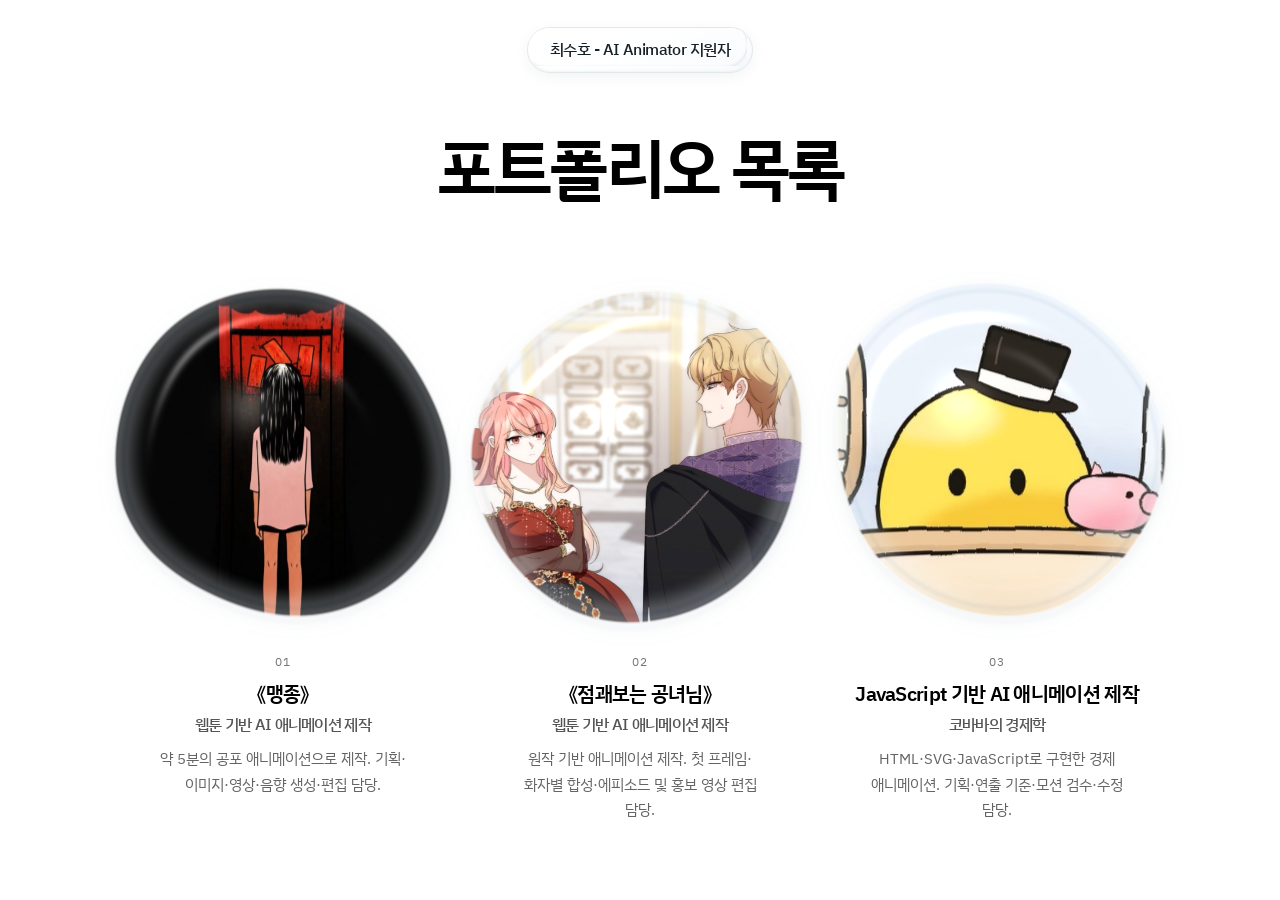
<file: index.html>
<!DOCTYPE html>
<html lang="ko">
<head>
  <meta charset="UTF-8">
  <meta name="viewport" content="width=device-width, initial-scale=1, viewport-fit=cover">
  <title>최수호 | AI Animator 포트폴리오</title>
  <meta name="description" content="최수호의 AI 애니메이션 포트폴리오. 《맹종》, 《점괘보는 공녀님》, 코바바의 경제학.">
  <meta property="og:title" content="최수호 | AI Animator 포트폴리오">
  <meta property="og:description" content="《맹종》 · 《점괘보는 공녀님》 · 코바바의 경제학">
  <meta property="og:type" content="website">
  <meta property="og:url" content="https://wbtn261030-34iw.vercel.app/">
  <meta property="og:image" content="https://wbtn261030-34iw.vercel.app/assets/media/og-portfolio.jpg">
  <meta property="og:image:width" content="1200">
  <meta property="og:image:height" content="630">
  <meta property="og:image:alt" content="최수호 AI Animator 포트폴리오 · 《맹종》, 《점괘보는 공녀님》, 코바바의 경제학">
  <meta name="twitter:card" content="summary_large_image">
  <meta name="twitter:image" content="https://wbtn261030-34iw.vercel.app/assets/media/og-portfolio.jpg">
  <link rel="canonical" href="https://wbtn261030-34iw.vercel.app/">
  <link rel="icon" href="/assets/media/favicon.svg" type="image/svg+xml">
  <link rel="preconnect" href="https://fonts.googleapis.com">
  <link rel="preconnect" href="https://fonts.gstatic.com" crossorigin>
  <link rel="stylesheet" href="https://fonts.googleapis.com/css2?family=IBM+Plex+Sans+KR:wght@400;500;600&display=swap">
  <link rel="stylesheet" href="assets/css/style.css?v=portfolio-v3">
  <script>window.SITE_ROOT = "./";</script>
  <script src="assets/js/data.js?v=portfolio-v3" defer></script>
  <script src="assets/js/wave-gallery.js?v=portfolio-v3" defer></script>
  <script src="assets/js/glass-controls.js?v=portfolio-v3" defer></script>
  <script src="assets/js/app.js?v=portfolio-v3" defer></script>
</head>
<body data-page="home">
  <a class="skip" href="#content">본문 바로가기</a>
  <header class="site-header" id="site-header"></header>
  <main id="content" class="home">
    <h1 class="home__title">포트폴리오 목록</h1>
    <ul class="gallery" id="gallery" aria-label="대표 작업"></ul>
  </main>
  <footer class="site-footer" id="site-footer"></footer>
  <noscript><p class="noscript">이 포트폴리오는 자바스크립트가 켜져 있어야 표시됩니다.</p></noscript>
</body>
</html>
</file>
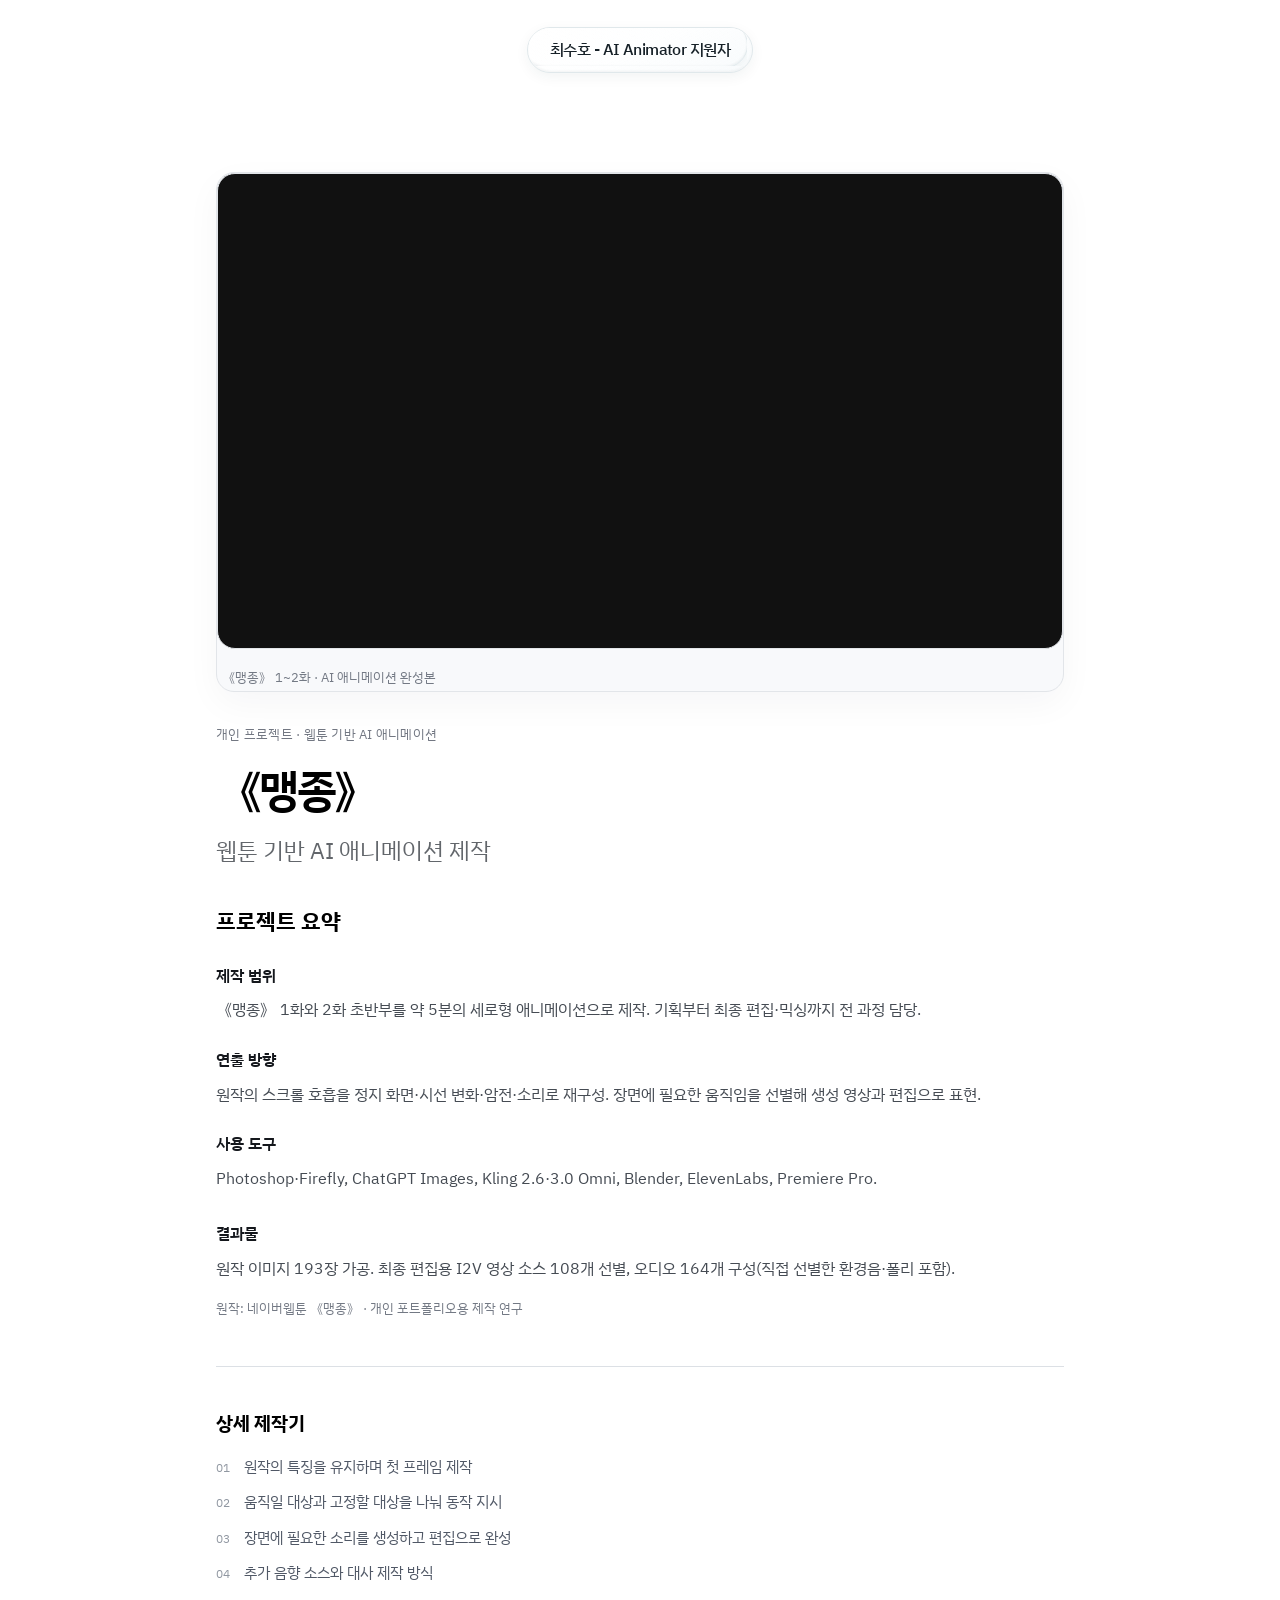
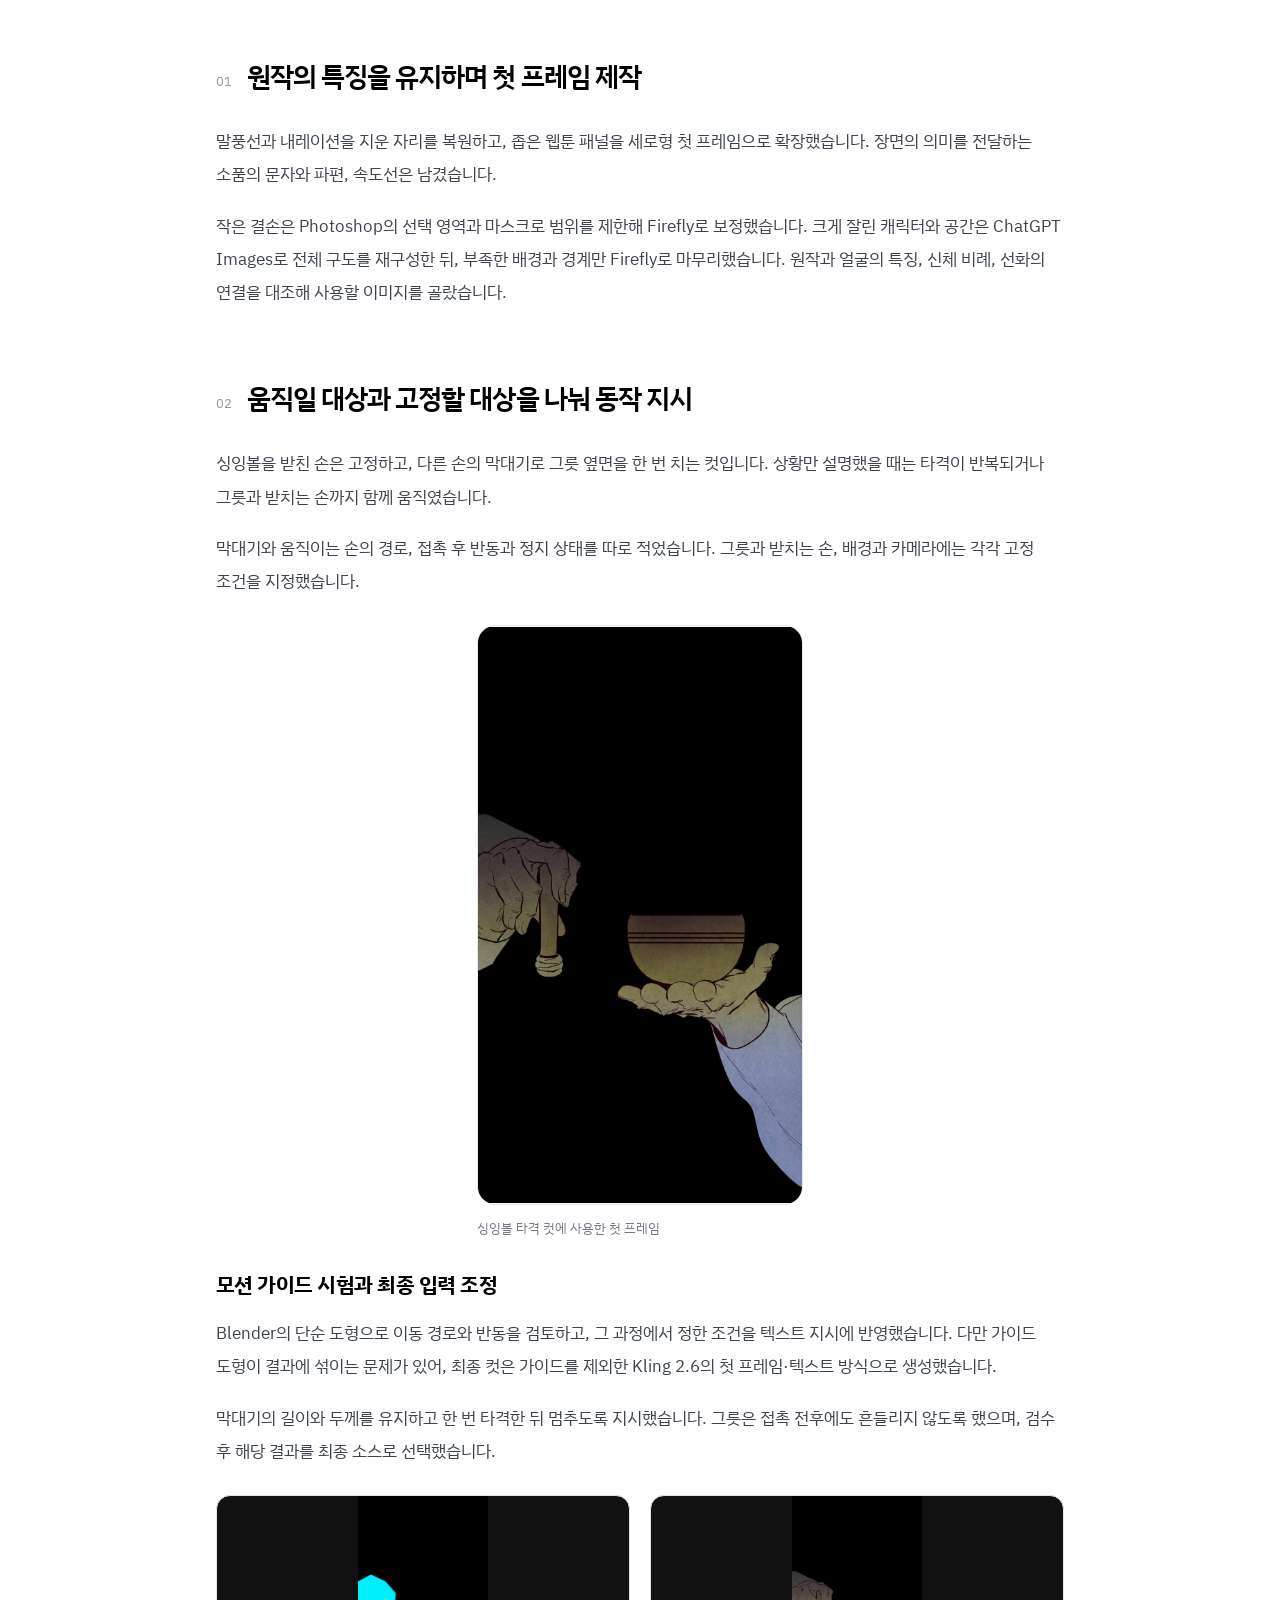
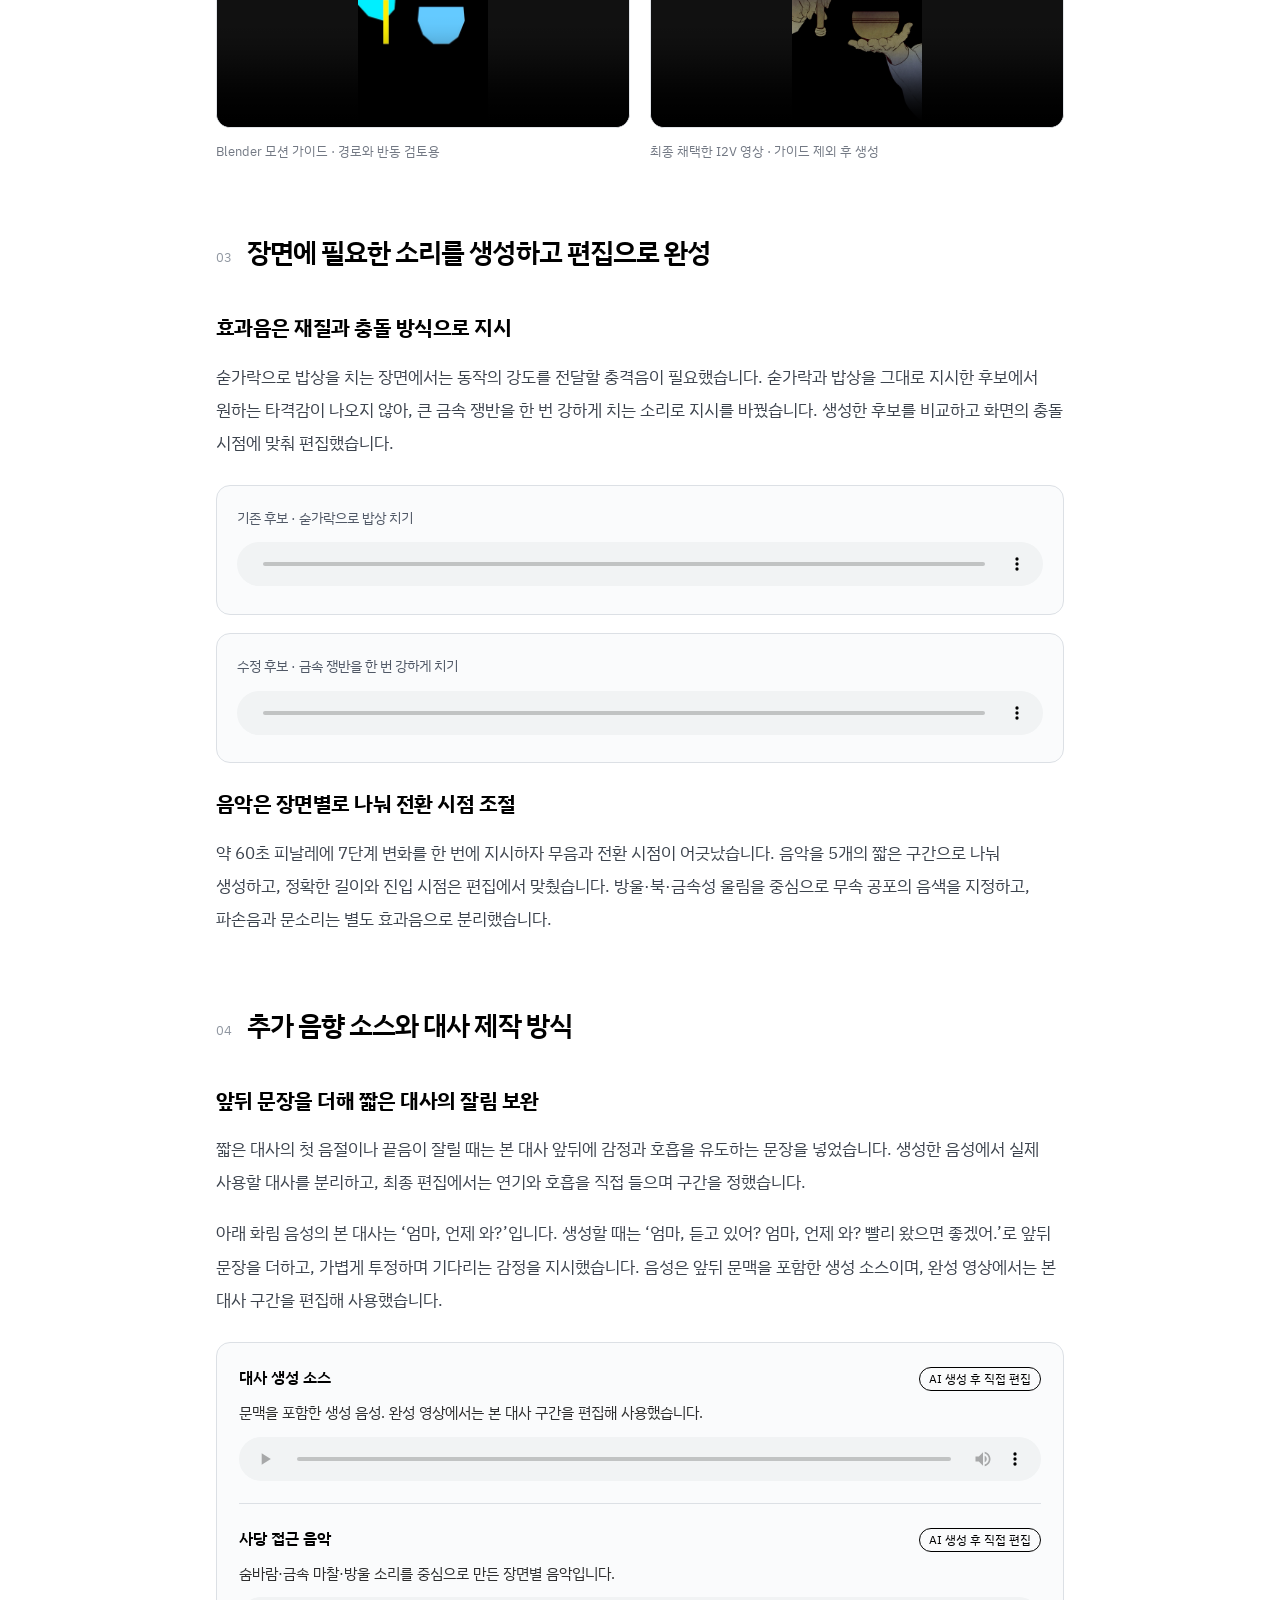
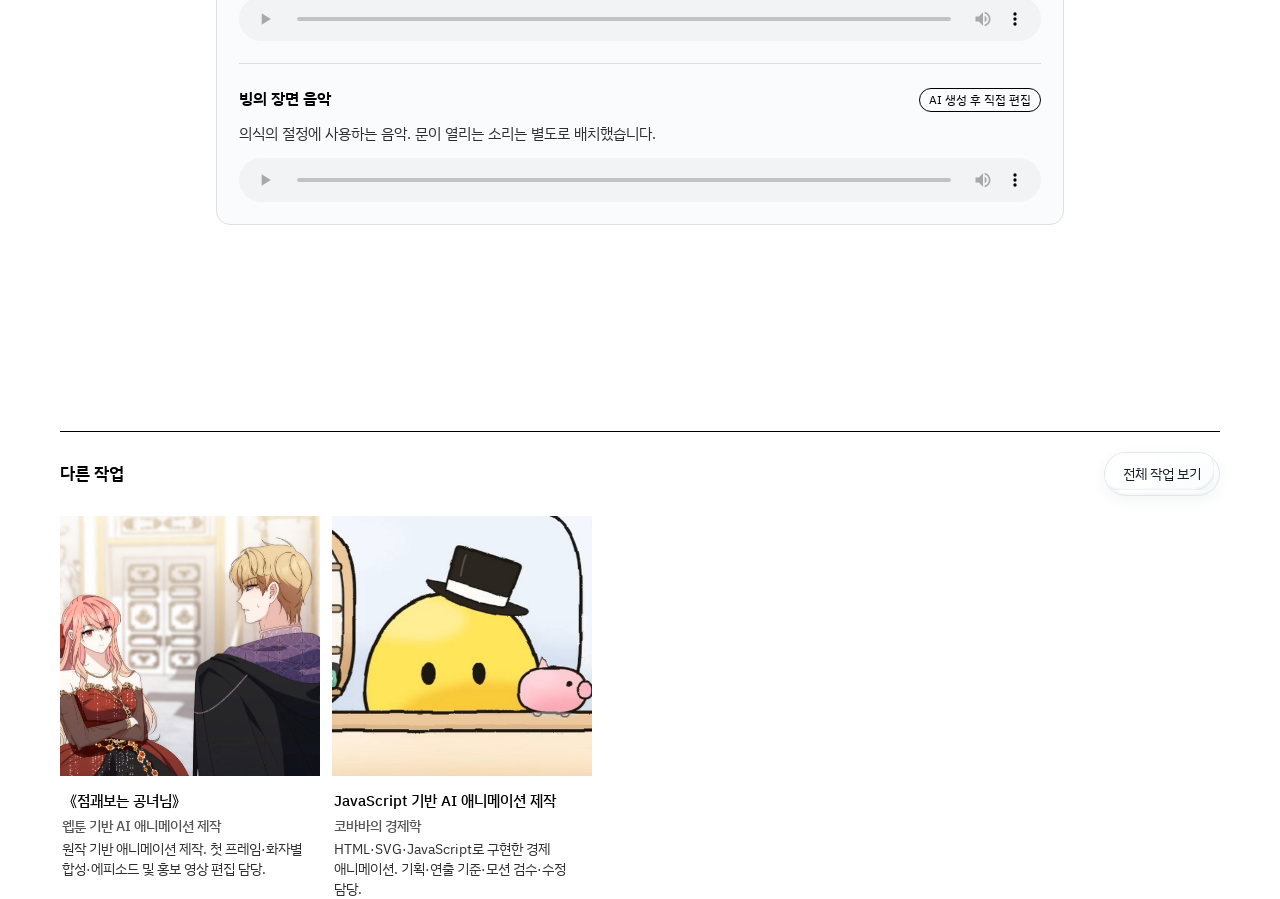
<file: projects/project-01.html>
<!DOCTYPE html>
<html lang="ko">
<head>
  <meta charset="UTF-8">
  <meta name="viewport" content="width=device-width, initial-scale=1, viewport-fit=cover">
  <title>《맹종》 | 최수호 | AI Animator 포트폴리오</title>
  <meta name="description" content="약 5분의 공포 애니메이션을 기획부터 이미지·영상·음향 생성, 편집까지 직접 제작했습니다.">
  <meta property="og:title" content="《맹종》 | 최수호 | AI Animator 포트폴리오">
  <meta property="og:description" content="AI 애니메이션 포트폴리오">
  <meta property="og:type" content="website">
  <meta property="og:url" content="https://wbtn261030-34iw.vercel.app/projects/project-01">
  <meta property="og:image" content="https://wbtn261030-34iw.vercel.app/assets/media/og-portfolio.jpg">
  <meta property="og:image:width" content="1200">
  <meta property="og:image:height" content="630">
  <meta property="og:image:alt" content="최수호 AI Animator 포트폴리오 · 《맹종》, 《점괘보는 공녀님》, 코바바의 경제학">
  <meta name="twitter:card" content="summary_large_image">
  <meta name="twitter:image" content="https://wbtn261030-34iw.vercel.app/assets/media/og-portfolio.jpg">
  <link rel="canonical" href="https://wbtn261030-34iw.vercel.app/projects/project-01">
  <link rel="icon" href="/assets/media/favicon.svg" type="image/svg+xml">
  <link rel="preconnect" href="https://fonts.googleapis.com">
  <link rel="preconnect" href="https://fonts.gstatic.com" crossorigin>
  <link rel="stylesheet" href="https://fonts.googleapis.com/css2?family=IBM+Plex+Sans+KR:wght@400;500;600&display=swap">
  <link rel="stylesheet" href="../assets/css/style.css?v=portfolio-v3">
  <script>window.SITE_ROOT = "../";</script>
  <script src="../assets/js/data.js?v=portfolio-v3" defer></script>
  <script src="../assets/js/glass-controls.js?v=portfolio-v3" defer></script>
  <script src="../assets/js/app.js?v=portfolio-v3" defer></script>
</head>
<body data-page="project" data-project="project-01">
  <a class="skip" href="#content">본문 바로가기</a>
  <header class="site-header" id="site-header"></header>
  <main id="content"></main>
  <footer class="site-footer" id="site-footer"></footer>
  <noscript><p class="noscript">이 포트폴리오는 자바스크립트가 켜져 있어야 표시됩니다.</p></noscript>
</body>
</html>
</file>
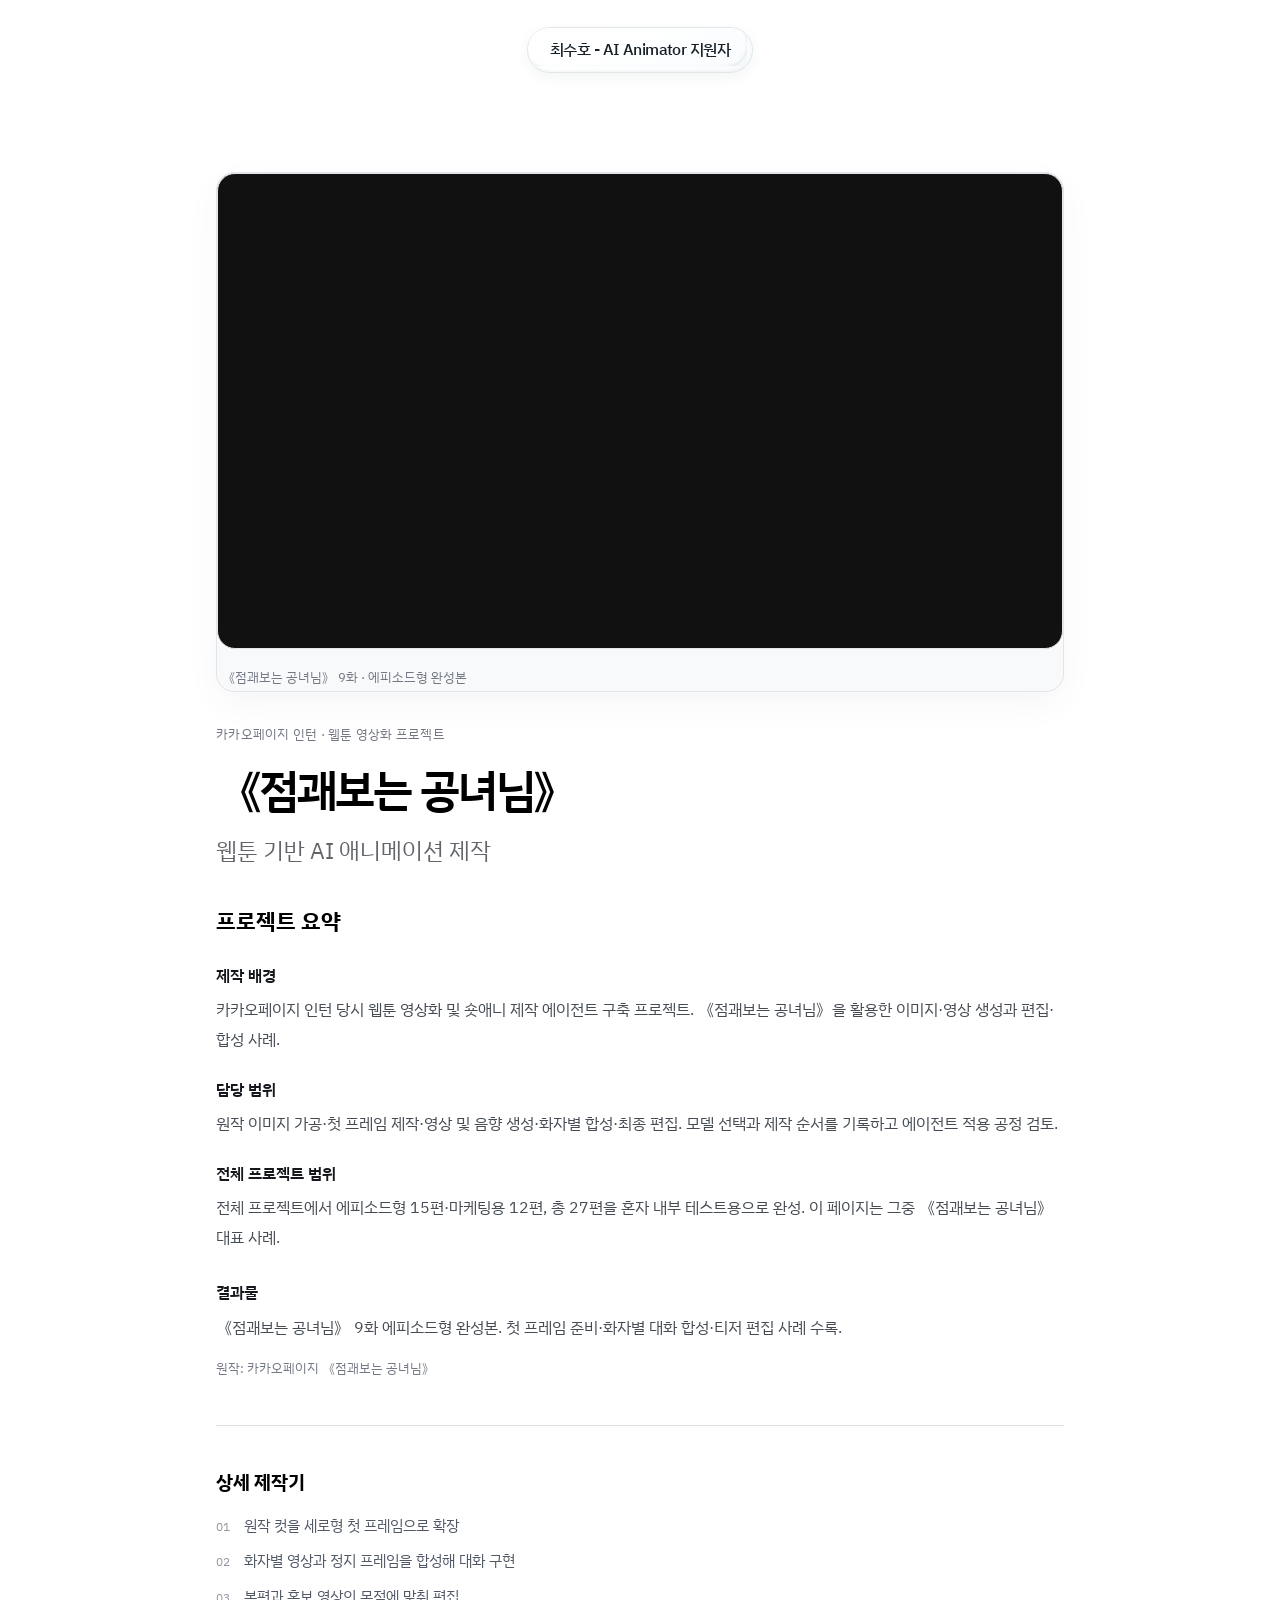
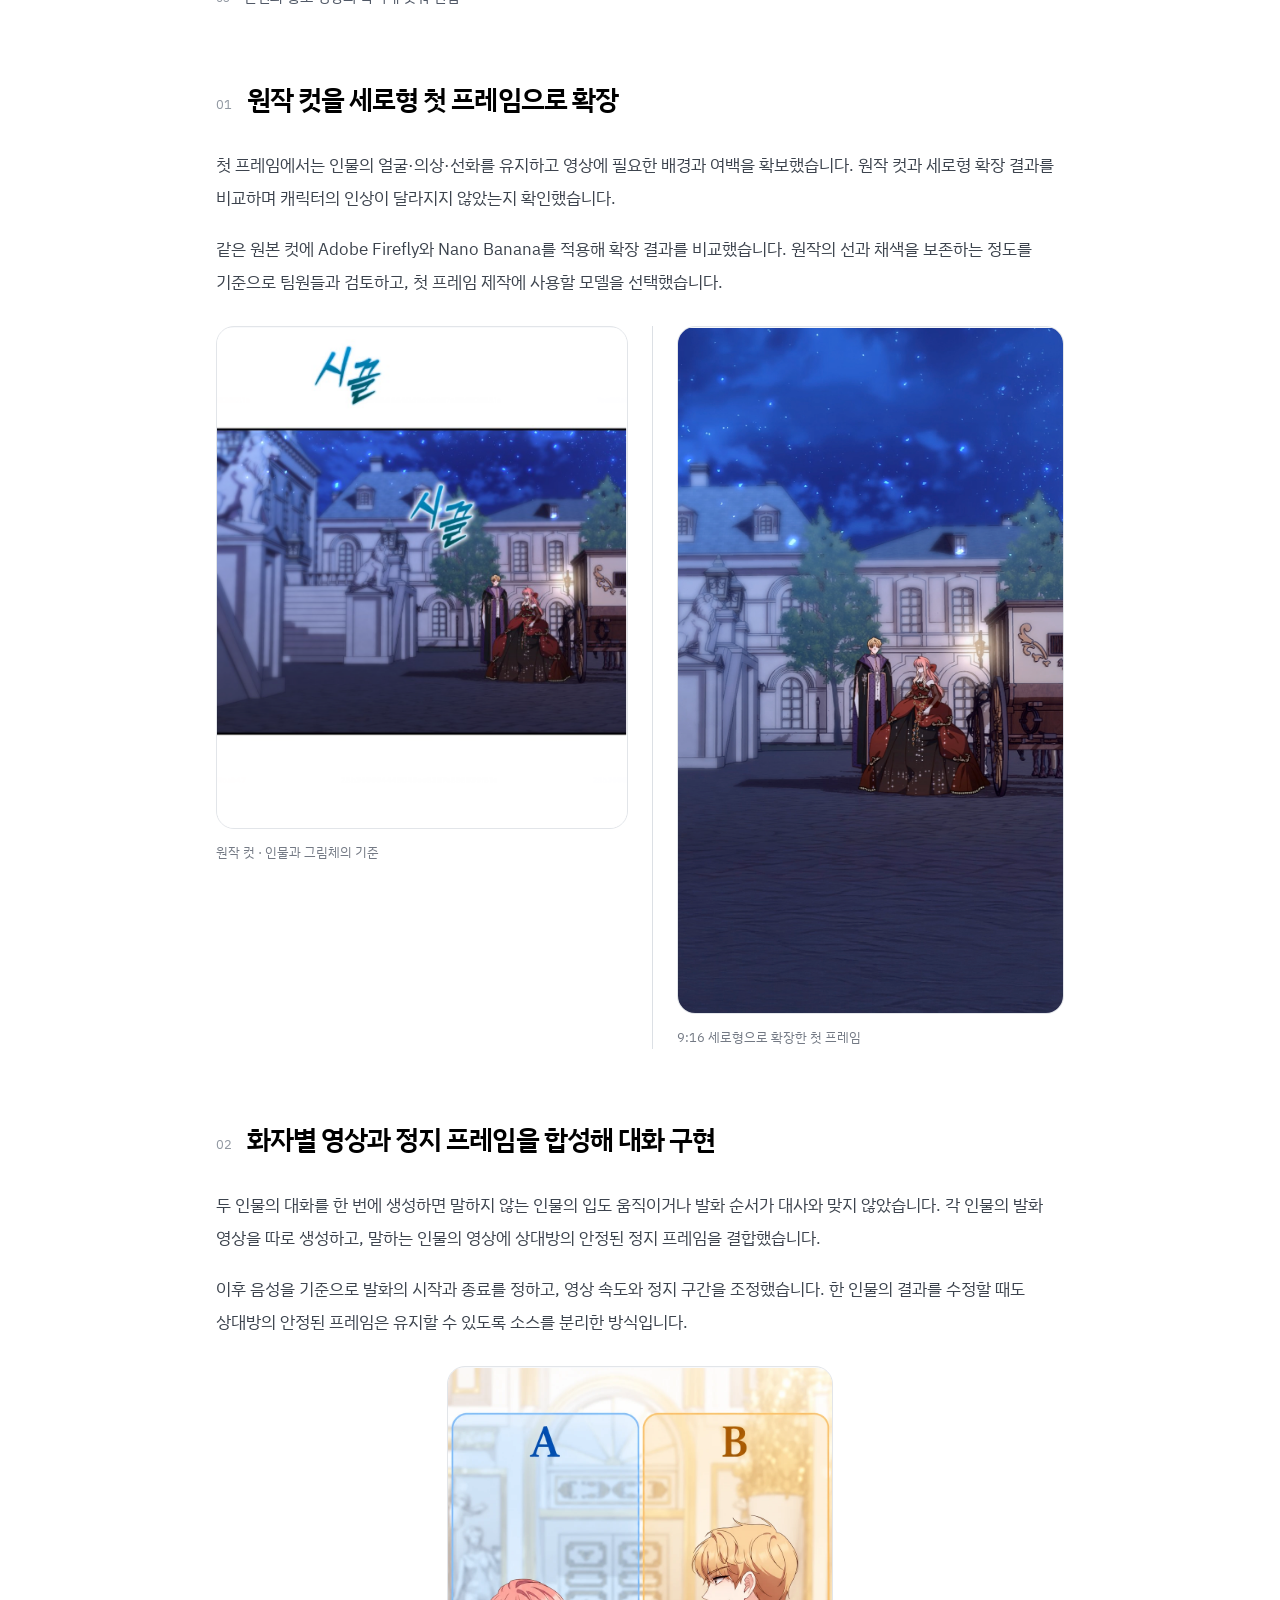
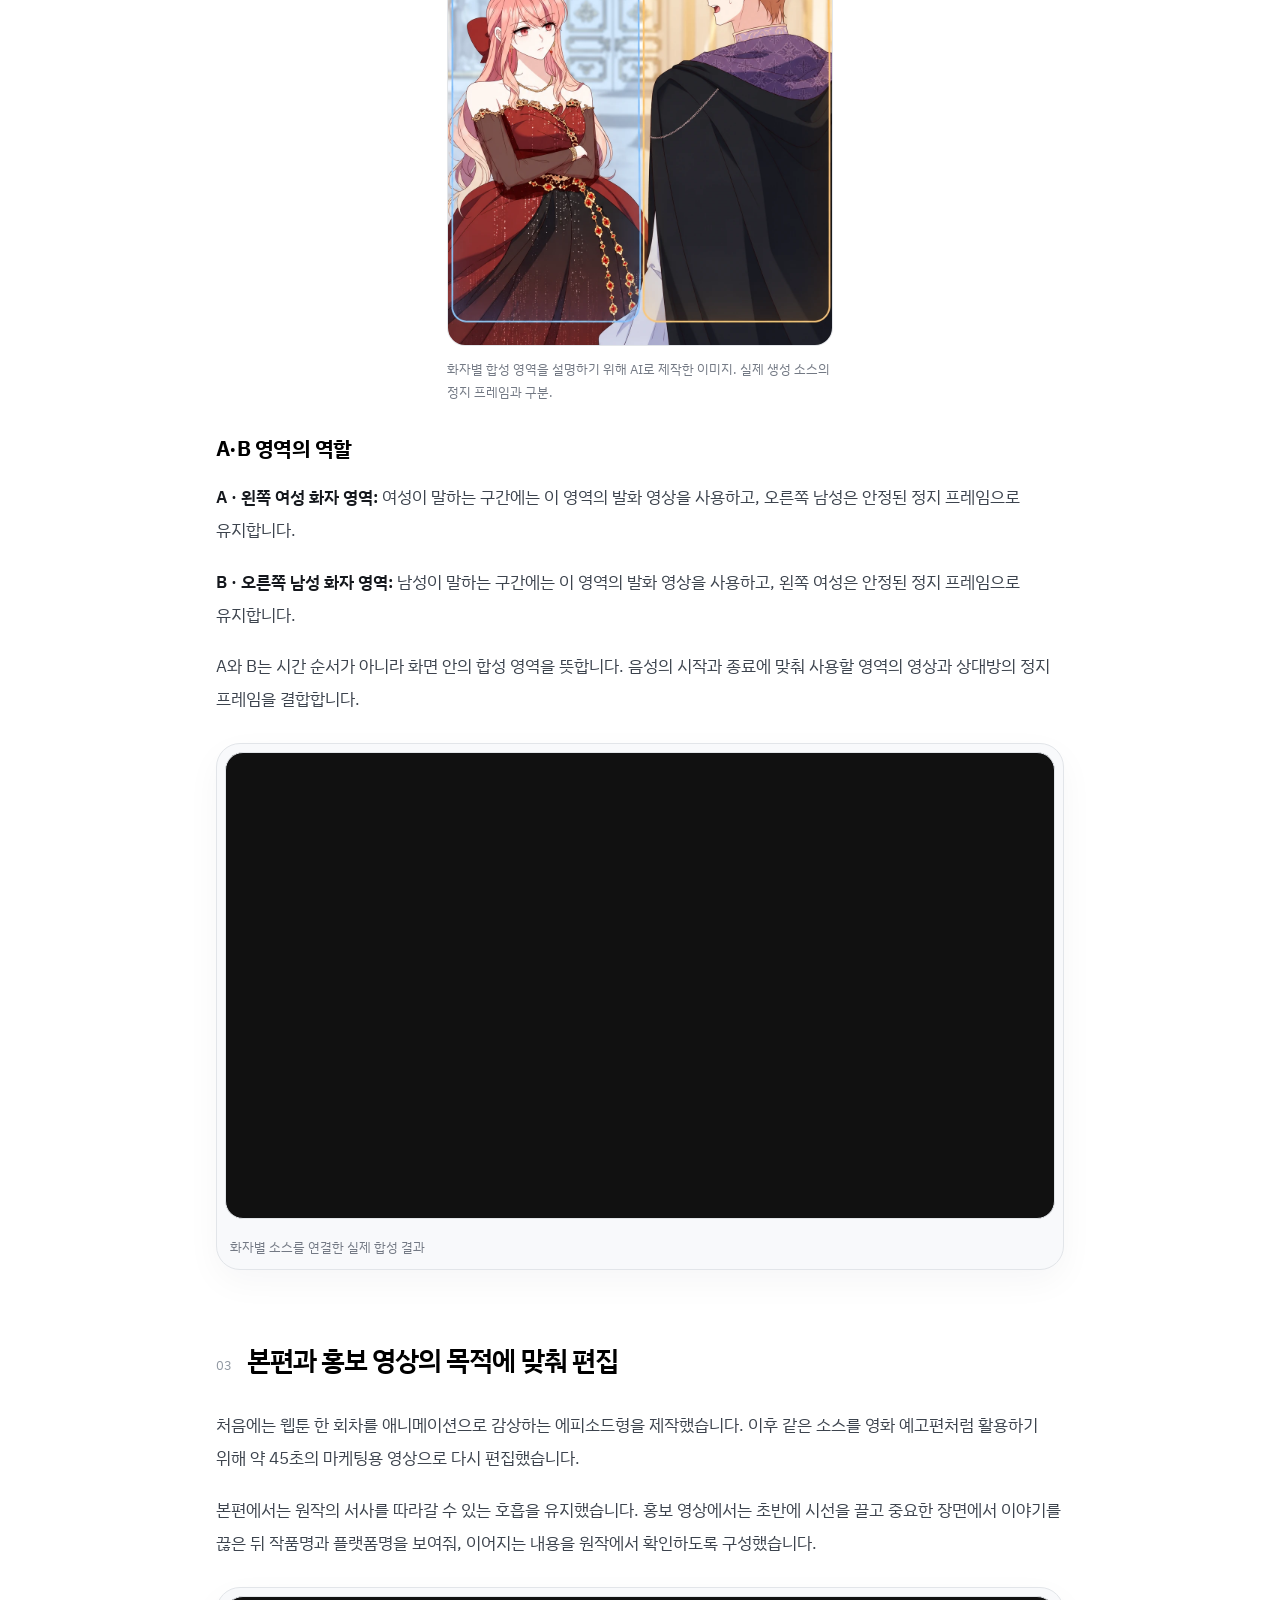
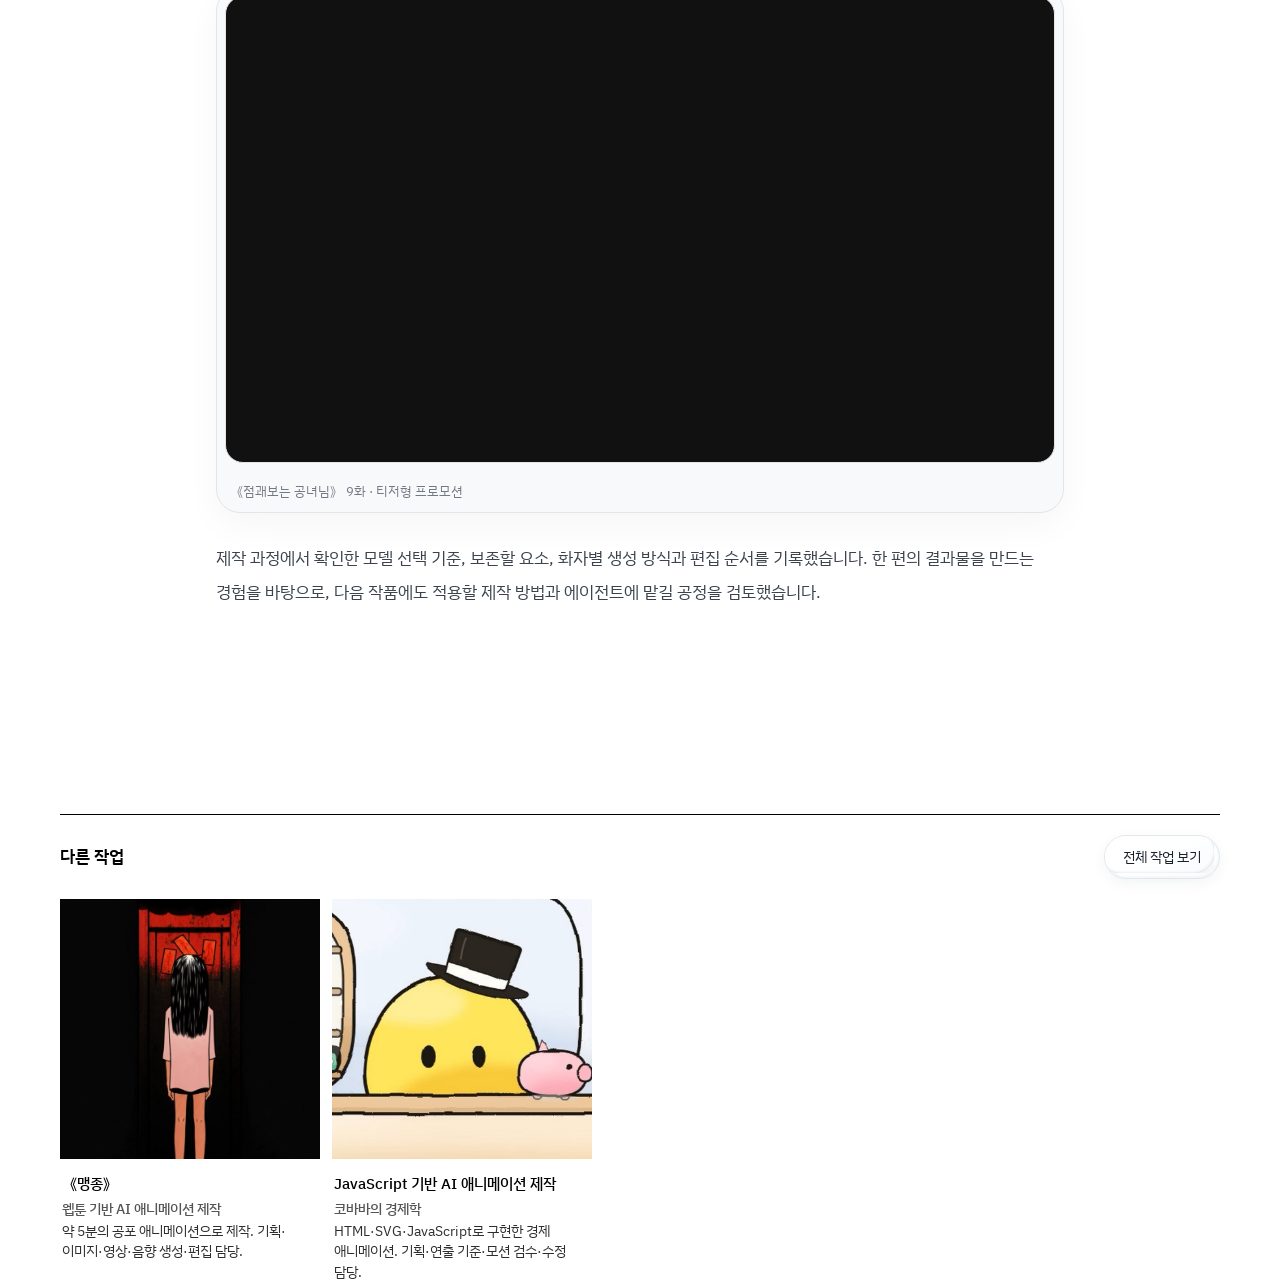
<file: projects/project-02.html>
<!DOCTYPE html>
<html lang="ko">
<head>
  <meta charset="UTF-8">
  <meta name="viewport" content="width=device-width, initial-scale=1, viewport-fit=cover">
  <title>《점괘보는 공녀님》 | 최수호 | AI Animator 포트폴리오</title>
  <meta name="description" content="원작의 그림체를 유지하며 대화 장면을 합성하고, 에피소드와 홍보 목적에 맞춰 편집했습니다.">
  <meta property="og:title" content="《점괘보는 공녀님》 | 최수호 | AI Animator 포트폴리오">
  <meta property="og:description" content="AI 애니메이션 포트폴리오">
  <meta property="og:type" content="website">
  <meta property="og:url" content="https://wbtn261030-34iw.vercel.app/projects/project-02">
  <meta property="og:image" content="https://wbtn261030-34iw.vercel.app/assets/media/og-portfolio.jpg">
  <meta property="og:image:width" content="1200">
  <meta property="og:image:height" content="630">
  <meta property="og:image:alt" content="최수호 AI Animator 포트폴리오 · 《맹종》, 《점괘보는 공녀님》, 코바바의 경제학">
  <meta name="twitter:card" content="summary_large_image">
  <meta name="twitter:image" content="https://wbtn261030-34iw.vercel.app/assets/media/og-portfolio.jpg">
  <link rel="canonical" href="https://wbtn261030-34iw.vercel.app/projects/project-02">
  <link rel="icon" href="/assets/media/favicon.svg" type="image/svg+xml">
  <link rel="preconnect" href="https://fonts.googleapis.com">
  <link rel="preconnect" href="https://fonts.gstatic.com" crossorigin>
  <link rel="stylesheet" href="https://fonts.googleapis.com/css2?family=IBM+Plex+Sans+KR:wght@400;500;600&display=swap">
  <link rel="stylesheet" href="../assets/css/style.css?v=portfolio-v3">
  <script>window.SITE_ROOT = "../";</script>
  <script src="../assets/js/data.js?v=portfolio-v3" defer></script>
  <script src="../assets/js/glass-controls.js?v=portfolio-v3" defer></script>
  <script src="../assets/js/app.js?v=portfolio-v3" defer></script>
</head>
<body data-page="project" data-project="project-02">
  <a class="skip" href="#content">본문 바로가기</a>
  <header class="site-header" id="site-header"></header>
  <main id="content"></main>
  <footer class="site-footer" id="site-footer"></footer>
  <noscript><p class="noscript">이 포트폴리오는 자바스크립트가 켜져 있어야 표시됩니다.</p></noscript>
</body>
</html>
</file>
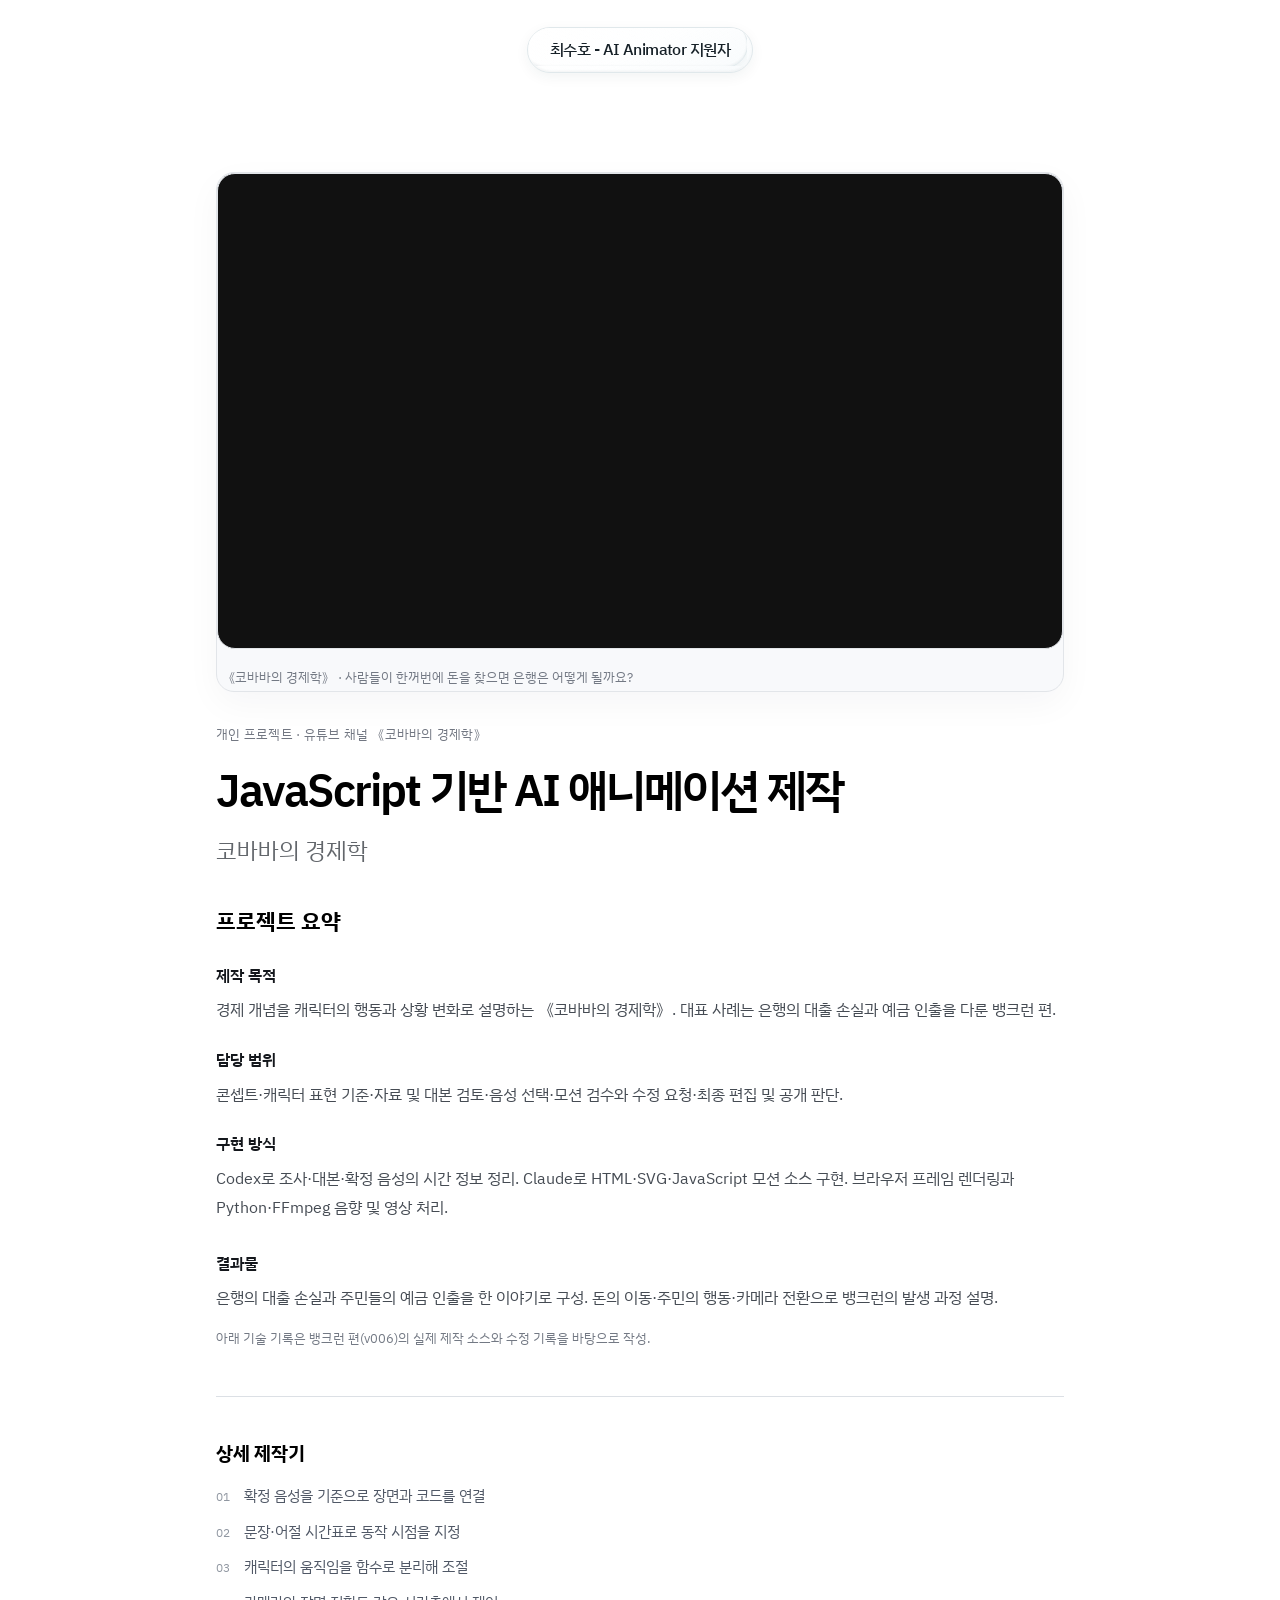
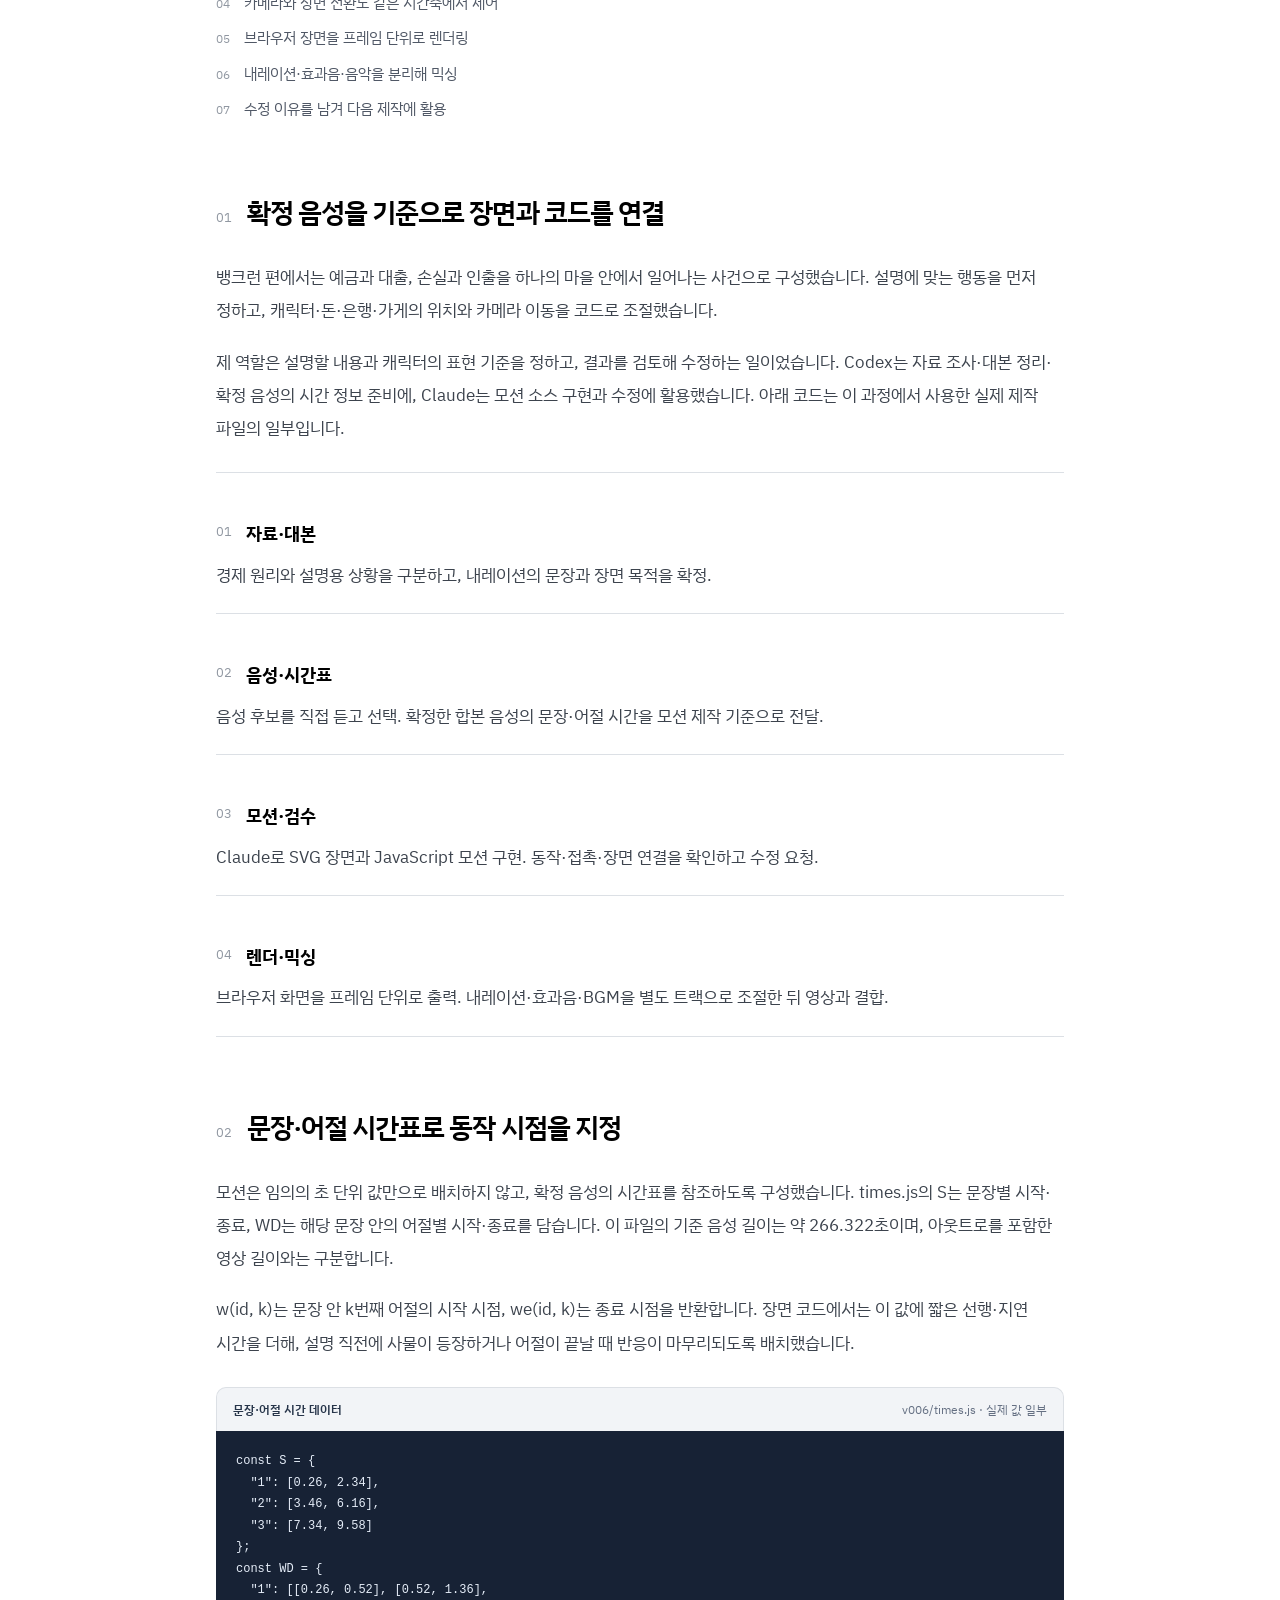
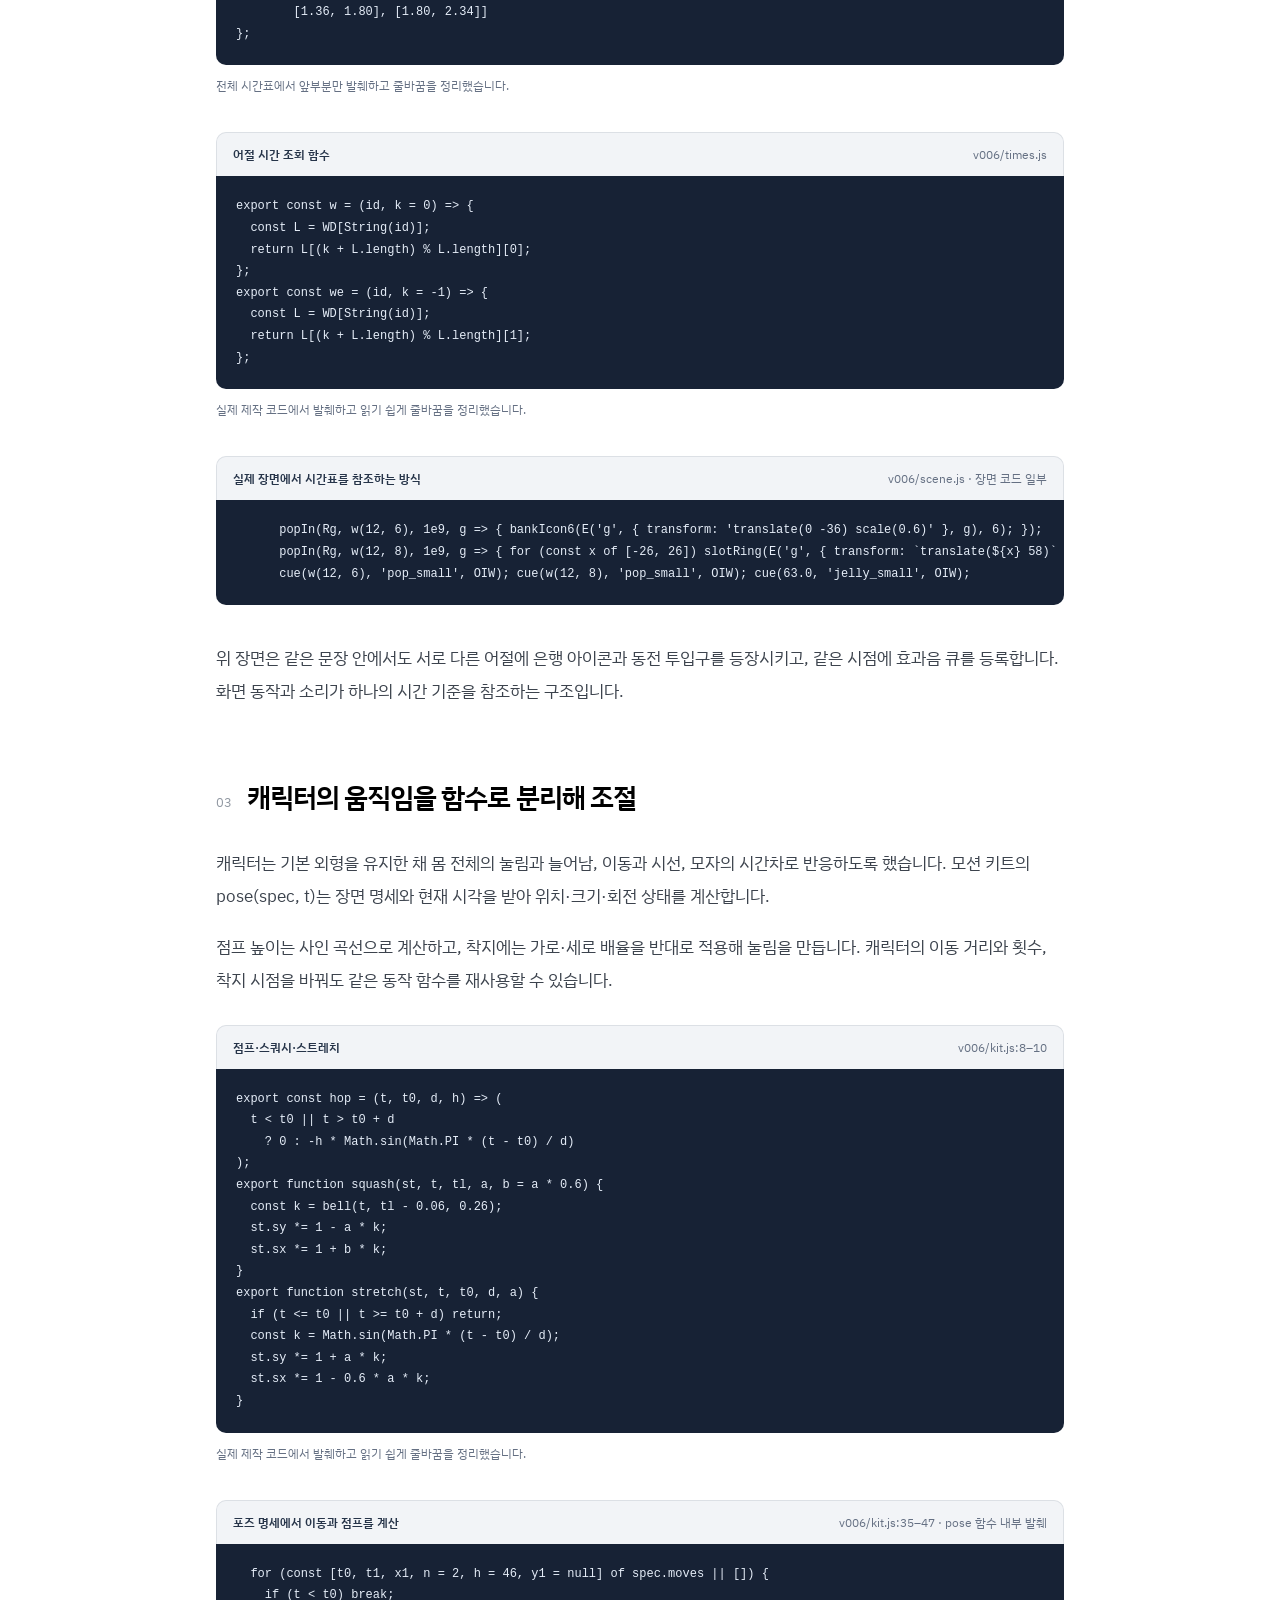
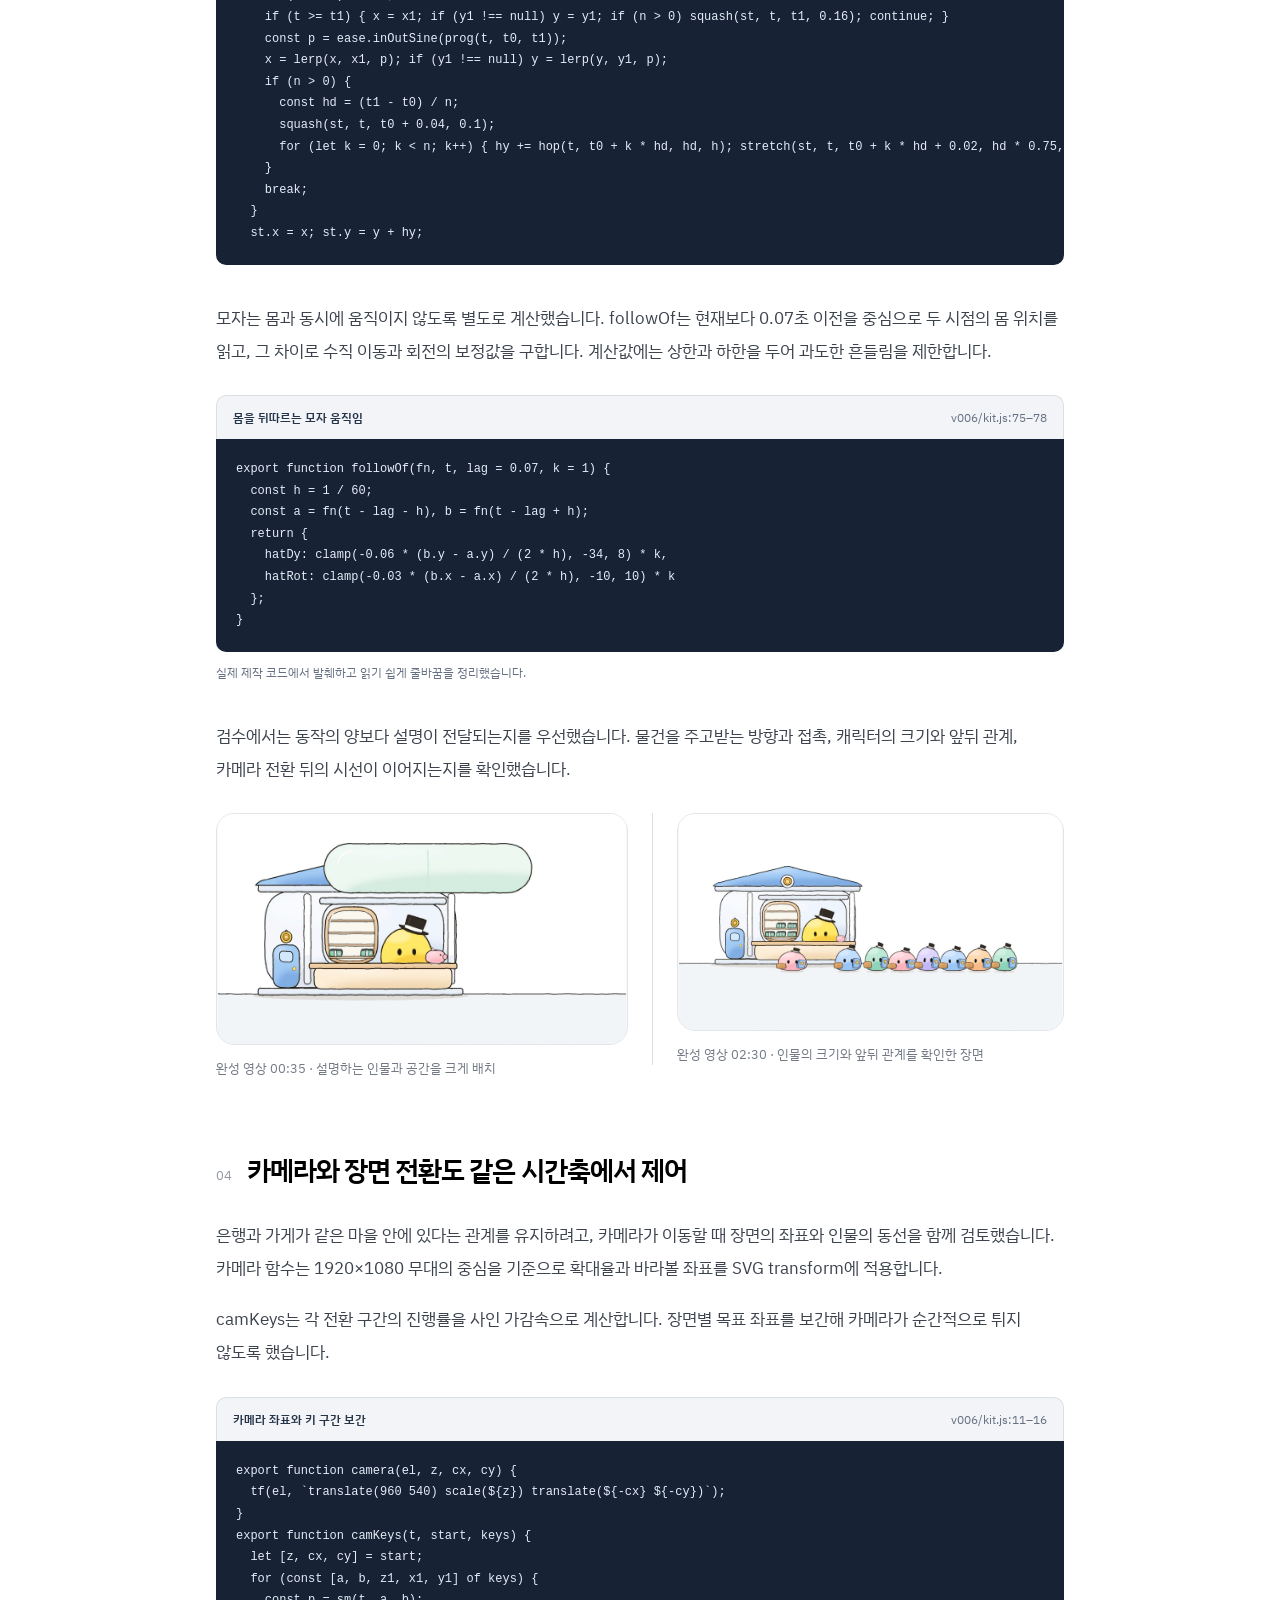
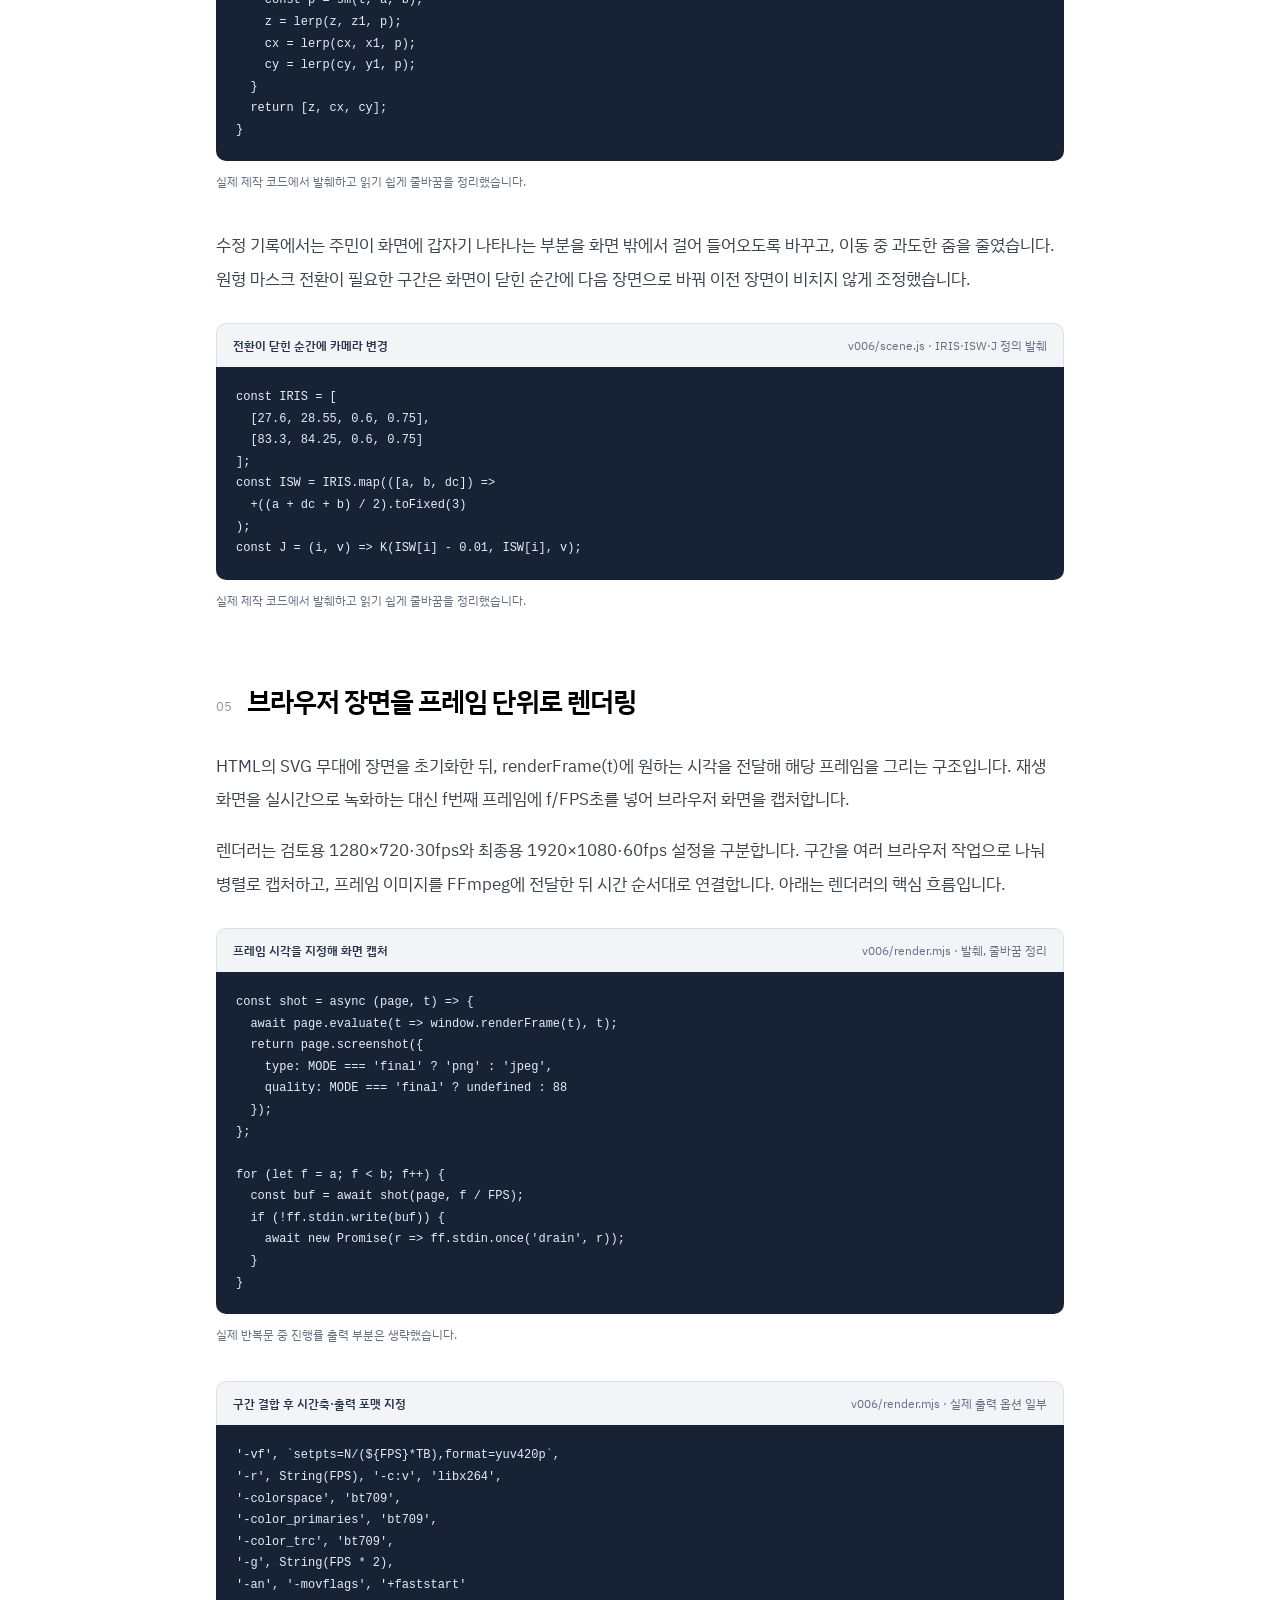
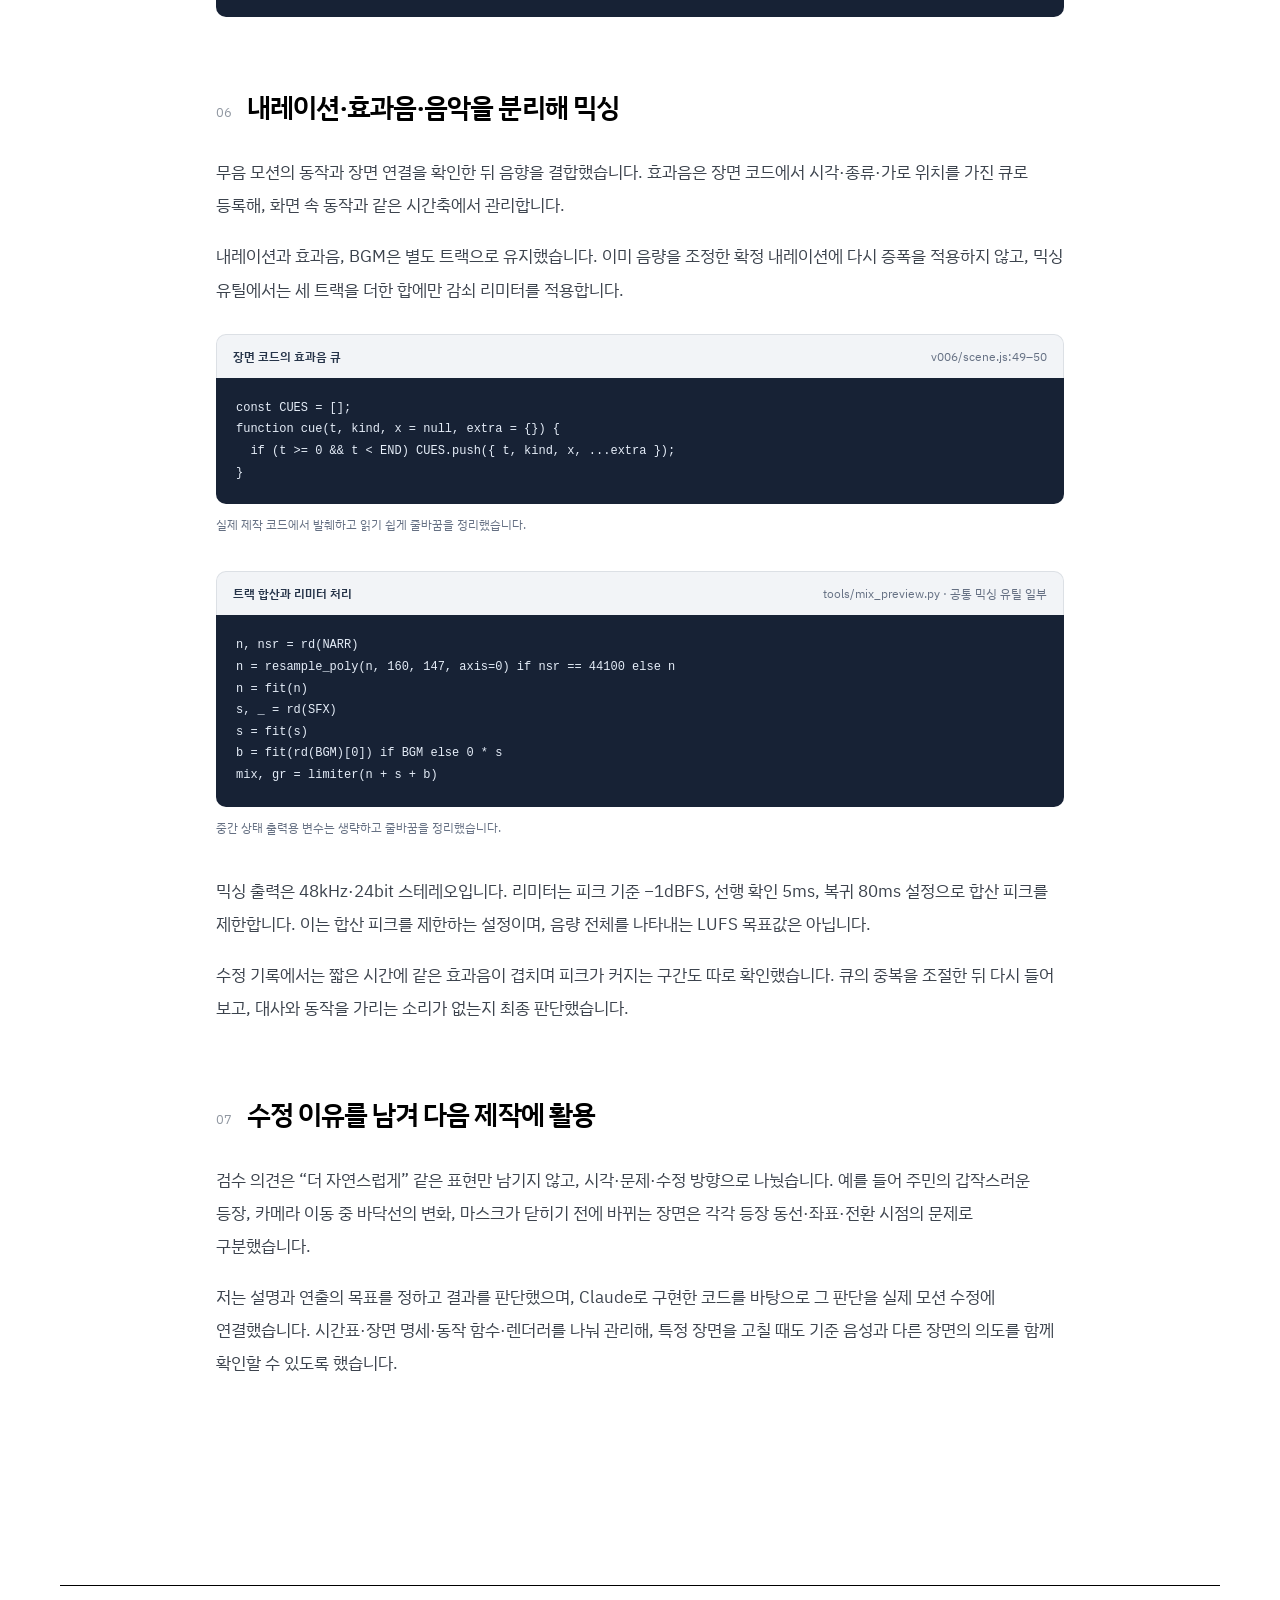
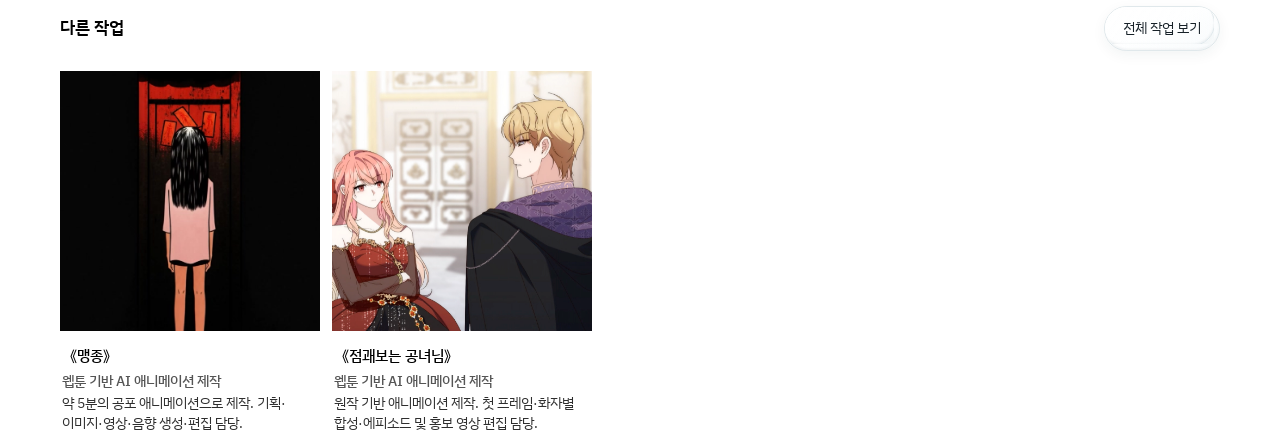
<file: projects/project-03.html>
<!DOCTYPE html>
<html lang="ko">
<head>
  <meta charset="UTF-8">
  <meta name="viewport" content="width=device-width, initial-scale=1, viewport-fit=cover">
  <title>JavaScript 기반 AI 애니메이션 제작 | 최수호 | AI Animator 포트폴리오</title>
  <meta name="description" content="경제 개념을 캐릭터의 행동과 상황 변화로 설명하는 영상 시리즈를 기획하고 제작했습니다.">
  <meta property="og:title" content="JavaScript 기반 AI 애니메이션 제작 | 최수호 | AI Animator 포트폴리오">
  <meta property="og:description" content="AI 애니메이션 포트폴리오">
  <meta property="og:type" content="website">
  <meta property="og:url" content="https://wbtn261030-34iw.vercel.app/projects/project-03">
  <meta property="og:image" content="https://wbtn261030-34iw.vercel.app/assets/media/og-portfolio.jpg">
  <meta property="og:image:width" content="1200">
  <meta property="og:image:height" content="630">
  <meta property="og:image:alt" content="최수호 AI Animator 포트폴리오 · 《맹종》, 《점괘보는 공녀님》, 코바바의 경제학">
  <meta name="twitter:card" content="summary_large_image">
  <meta name="twitter:image" content="https://wbtn261030-34iw.vercel.app/assets/media/og-portfolio.jpg">
  <link rel="canonical" href="https://wbtn261030-34iw.vercel.app/projects/project-03">
  <link rel="icon" href="/assets/media/favicon.svg" type="image/svg+xml">
  <link rel="preconnect" href="https://fonts.googleapis.com">
  <link rel="preconnect" href="https://fonts.gstatic.com" crossorigin>
  <link rel="stylesheet" href="https://fonts.googleapis.com/css2?family=IBM+Plex+Sans+KR:wght@400;500;600&display=swap">
  <link rel="stylesheet" href="../assets/css/style.css?v=portfolio-v3">
  <script>window.SITE_ROOT = "../";</script>
  <script src="../assets/js/data.js?v=portfolio-v3" defer></script>
  <script src="../assets/js/glass-controls.js?v=portfolio-v3" defer></script>
  <script src="../assets/js/app.js?v=portfolio-v3" defer></script>
</head>
<body data-page="project" data-project="project-03">
  <a class="skip" href="#content">본문 바로가기</a>
  <header class="site-header" id="site-header"></header>
  <main id="content"></main>
  <footer class="site-footer" id="site-footer"></footer>
  <noscript><p class="noscript">이 포트폴리오는 자바스크립트가 켜져 있어야 표시됩니다.</p></noscript>
</body>
</html>
</file>
<file: assets/css/style.css>
/* =====================================================================
   디자인 토큰 — 색·글꼴·간격·카드 크기는 여기서 조정하세요.
   ===================================================================== */
:root {
  /* 색 */
  --bg: #ffffff;
  --ink: #000000;         /* 제목·강조 */
  --body: #2e2e2e;        /* 본문 */
  --muted: #757575;       /* 보조 텍스트 (흰 배경 대비 4.5:1 이상) */
  --line: #e6e6e6;
  --surface: #f4f4f4;     /* 미디어 로딩 중 배경 */

  /* 글꼴 (index.html·상세 페이지의 Google Fonts 링크와 함께 수정) */
  --font-sans: "IBM Plex Sans KR", "Apple SD Gothic Neo", "Malgun Gothic", system-ui, sans-serif;

  /* 레이아웃 */
  --page-pad: clamp(20px, 4.5vw, 72px);  /* 화면 좌우 여백 */
  --content-max: 1160px;                 /* 상세 페이지 최대 폭 */
  --text-max: 36em;                      /* 본문 한 줄 최대 길이 */
  --radius: 0px;                         /* 카드·버튼 모서리 */

  /* 메인 카드 */
  --card-gap: 12px;            /* 카드 사이 간격 */
  --gallery-pad: clamp(0px, 6vw - 24px, 140px); /* 갤러리 좌우에 추가로 두는 여백 */
  --card-max: 480px;           /* 카드 한 변 최대 크기 */
  --card-reserved-v: 260px;    /* 첫 화면에서 카드 외(헤더·캡션·여백)에 남길 세로 공간 */
  --card-perspective: 1100px;  /* 원근감 (작을수록 입체감 강함) */

  /* 모션 */
  --ease: cubic-bezier(0.2, 0.7, 0.1, 1);
  --intro-duration: 1.1s;
  --intro-stagger: 110ms;
  --img-bleed: 16px;           /* JS 가 motion.imageShift 에 맞춰 덮어씀 */

  /* 영상 최대 높이 (세로 영상이 화면을 넘지 않게) */
  --media-max-h: 82svh;
}

/* ───────── base ───────── */
*, *::before, *::after { box-sizing: border-box; }
html { -webkit-text-size-adjust: 100%; overflow-x:clip; }
body {
  margin: 0;
  background: var(--bg);
  color: var(--ink);
  font-family: var(--font-sans);
  font-size: 16px;
  line-height: 1.6;
  word-break: keep-all;
  overflow-wrap: break-word;
  -webkit-font-smoothing: antialiased;
  padding-bottom: env(safe-area-inset-bottom, 0px);
}
h1, h2, h3, p, dl, dd, ol, ul, figure { margin: 0; }
ul, ol { padding: 0; list-style: none; }
img, video, iframe { display: block; max-width: 100%; }
a { color: inherit; }
button { font: inherit; }

:focus-visible { outline: 2px solid var(--ink); outline-offset: 3px; }

.sr-only {
  position: absolute; width: 1px; height: 1px; padding: 0; margin: -1px;
  overflow: hidden; clip: rect(0 0 0 0); white-space: nowrap; border: 0;
}
.skip {
  position: absolute; left: 12px; top: -48px; z-index: 10;
  background: var(--ink); color: var(--bg); padding: 8px 14px; text-decoration: none; font-size: 14px;
}
.skip:focus { top: calc(12px + env(safe-area-inset-top, 0px)); }
.noscript { padding: 40px var(--page-pad); color: var(--muted); }

/* ───────── header / footer ───────── */
.site-header {
  display: grid;
  grid-template-columns: 1fr 1fr auto;
  gap: 8px 32px;
  align-items: start;
  padding: calc(24px + env(safe-area-inset-top, 0px)) var(--page-pad) 0;
  font-size: 14px;
  line-height: 1.45;
}
.brand { grid-column: 1; grid-row: 1; display: grid; gap: 1px; text-decoration: none; justify-self: start; }
.site-nav { grid-column: -2 / -1; grid-row: 1; justify-self: end; }
.brand__name { font-weight: 600; letter-spacing: 0.06em; }
.brand__sub { color: var(--muted); }
.site-header__intro { color: var(--muted); max-width: 24em; }
.site-nav { display: flex; gap: 24px; align-items: center; }
.site-nav a { text-decoration: none; }
.motion-toggle { padding: 0; border: 0; background: none; color: var(--muted); font-size: 12px; cursor: pointer; }
.motion-toggle::before { content: ""; display: inline-block; width: 5px; height: 5px; margin-right: 7px; border-radius: 50%; background: currentColor; vertical-align: middle; }
.motion-toggle[aria-pressed="true"]::before { background: #242424; }
.motion-toggle:disabled { display: none; }
.site-nav a:hover, .brand:hover .brand__name { text-decoration: underline; text-underline-offset: 3px; }

.site-footer {
  display: flex; flex-wrap: wrap; align-items: baseline; gap: 12px 40px;
  padding: 72px var(--page-pad) 40px;
  font-size: 14px;
}
.site-footer__name { font-weight: 600; letter-spacing: 0.06em; }
.site-footer__contact { flex: 1; color: var(--muted); }
.contact { display: flex; flex-wrap: wrap; gap: 6px 24px; }
.contact a { text-decoration: none; color: var(--ink); }
.contact a:hover { text-decoration: underline; }
.site-footer__home { text-decoration: none; }
.site-footer__home:hover { text-decoration: underline; }

/* ───────── placeholders (개발용) ───────── */
.ph {
  position: relative;
  width: 100%;
  display: grid; place-items: center;
  background: repeating-linear-gradient(-45deg, #f3f3f3 0 9px, #ebebeb 9px 18px);
  outline: 1px dashed #b5b5b5; outline-offset: -1px;
  color: #5f5f5f; font-size: 12.5px; line-height: 1.4; text-align: center;
  padding: 36px 16px 16px;
}
.ph::before {
  content: "자리표시자";
  position: absolute; top: 10px; left: 10px;
  font-size: 11px; background: #fff; border: 1px solid #b5b5b5; padding: 1px 6px; color: #5f5f5f;
}
.ph--fill { position: absolute; inset: 0; height: 100%; }
.ph-text {
  display: inline-block;
  background: #f2f2f2; outline: 1px dashed #b5b5b5; outline-offset: -1px;
  color: #5f5f5f; font-size: 0.875em; line-height: 1.5; padding: 3px 8px;
}

/* ───────── home: gallery ───────── */
.home {
  min-height: calc(100svh - 120px);
  display: grid; align-content: center;
  padding: clamp(32px, 6vh, 72px) var(--page-pad);
}
.gallery {
  --card: min(
    calc((100vw - 2 * var(--page-pad) - 2 * var(--gallery-pad) - 2 * var(--card-gap)) / 3),
    calc(100svh - var(--card-reserved-v)),
    var(--card-max)
  );
  display: grid;
  grid-template-columns: repeat(3, minmax(0, var(--card)));
  justify-content: center;
  gap: var(--card-gap);
}

.card { display: block; text-decoration: none; color: inherit; perspective: var(--card-perspective); -webkit-tap-highlight-color: transparent; }
.card:focus-visible { outline: none; }
.card:focus-visible .card__frame { outline: 2px solid var(--ink); outline-offset: 4px; }

.card__frame {
  --h: 0;
  position: relative;
  aspect-ratio: 1 / 1;
  overflow: hidden;
  border-radius: var(--radius);
  background: var(--surface);
  transform-origin: 50% 50%;
  will-change: transform;
  box-shadow: 0 30px 40px -34px rgba(0, 0, 0, calc(var(--h) * 0.55));
  transition: scale 0.25s var(--ease);
}
.card:active .card__frame { scale: 0.985; }
.card__media { position: absolute; inset: calc(var(--img-bleed) * -1); will-change: transform; }
.card__img { width: 100%; height: 100%; object-fit: cover; }
.card__media .ph--fill { inset: var(--img-bleed); width: auto; height: auto; }
.card__empty { position: absolute; inset: 0; background: var(--surface); }

.card__caption { display: grid; gap: 2px; padding: 14px 2px 0; font-size: 14px; line-height: 1.45; }
.card__title { display: inline-flex; align-items: center; gap: 6px; font-size: 15px; font-weight: 500; color: var(--ink); }
.icon-arrow { flex: none; transition: transform 0.3s var(--ease); }
.card:hover .icon-arrow, .card:focus-visible .icon-arrow { transform: translate(2px, -2px); }
.card:hover .card__title, .card:focus-visible .card__title { text-decoration: underline; text-underline-offset: 3px; }
.card__summary { color: var(--body); }
.card__competency { color: var(--muted); font-size: 13px; }

/* 첫 화면 등장: 눕혀진 평면에서 일어서듯 */
.is-intro .card-item { animation: card-in var(--intro-duration) var(--ease) both; animation-delay: calc(var(--i) * var(--intro-stagger) + 120ms); }
@keyframes card-in {
  from { opacity: 0; transform: perspective(var(--card-perspective)) translateY(56px) rotateX(16deg); }
  to   { opacity: 1; transform: none; }
}

/* Rounded water-drop covers, with still captions and an accessible image fallback. */
.gallery .card__frame { border-radius: 50%; }
.gallery .card__caption { text-align: center; justify-items: center; padding-inline: 10px; }
.gallery .card__title { justify-content: center; }
.gallery .card:focus-visible .card__frame { outline-offset: 7px; }

.wave-canvas { display:none; position:absolute; width:112%; height:112%; left:-6%; top:-6%; pointer-events:none; }
.card__frame.wave-ready { overflow:visible; background:transparent; box-shadow:none; }
.wave-ready .card__media { opacity:0; }
.wave-ready .wave-canvas { display:block; }
.gallery.is-wave .card__caption { padding-top:18px; }
.gallery.is-wave .card__frame { transition:none; }
.gallery.is-wave .card:active .card__frame { scale:1; }
@media (prefers-reduced-motion: reduce) { .wave-canvas { display:none!important; } .wave-ready .card__media { opacity:1; } }

/* ───────── project page ───────── */
.project { max-width: calc(var(--content-max) + 2 * var(--page-pad)); margin: 0 auto; padding: 0 var(--page-pad); }
.project__head { padding: clamp(48px, 10vh, 112px) 0 clamp(28px, 4vh, 40px); }
.project__title { font-size: clamp(34px, 5.2vw, 64px); font-weight: 600; line-height: 1.1; letter-spacing: -0.03em; }
.project__lead { margin-top: 16px; color: var(--muted); font-size: clamp(16px, 1.35vw, 19px); line-height: 1.6; max-width: var(--text-max); }
.project__missing { padding: 96px 0; color: var(--muted); }

.project__meta {
  display: grid;
  grid-template-columns: repeat(auto-fit, minmax(150px, 1fr));
  gap: 20px 32px;
  margin-top: clamp(32px, 5vh, 56px);
  padding: 24px 0;
  border-top: 1px solid var(--ink);
  border-bottom: 1px solid var(--line);
}
.project__meta dt, .facts dt, .case__notes dt { font-size: 13px; color: var(--muted); }
.project__meta dd { margin-top: 4px; font-size: 15px; }

/* 미디어: 원본 비율 유지. 세로 영상은 화면 높이에 맞춰 폭을 줄임 */
.media { width: min(100%, calc(var(--media-max-h) * var(--arn, 1.7778))); margin-inline: auto; }
.media__box { position: relative; aspect-ratio: var(--ar, 16 / 9); background: var(--surface); overflow: hidden; }
.media__box > * { position: absolute; inset: 0; width: 100%; height: 100%; object-fit: contain; border: 0; }
.media figcaption { margin-top: 10px; font-size: 13px; color: var(--muted); }
.media--portrait .media__box { background: transparent; }
.project__hero .ph { max-height: var(--media-max-h); }

/* 섹션: 왼쪽 소제목, 오른쪽 본문 */
.block {
  display: grid;
  grid-template-columns: minmax(0, 1fr) minmax(0, 2.2fr);
  gap: 20px 48px;
  padding-top: clamp(64px, 10vh, 112px);
}
.block__title { font-size: 17px; font-weight: 600; line-height: 1.45; align-self: start; position: sticky; top: 24px; }
.block--wide { grid-template-columns: minmax(0, 1fr); }
.block--wide .block__title { position: static; }

.prose p { max-width: var(--text-max); font-size: 17px; line-height: 1.85; color: var(--body); }
.prose p + p { margin-top: 1em; }
.stack { display: grid; gap: 24px; margin-top: 32px; }
.note { margin-top: 12px; font-size: 13px; color: var(--muted); }

.facts { display: flex; flex-wrap: wrap; gap: 16px 40px; margin-bottom: 24px; }
.facts dd { font-size: 22px; font-weight: 500; margin-top: 2px; }

/* 제작 흐름 */
.flow { display: grid; grid-template-columns: repeat(var(--steps, 4), minmax(0, 1fr)); gap: 16px; }
.flow__step { position: relative; display: flex; flex-direction: column; padding-top: 18px; border-top: 1px solid var(--ink); }
.flow__step:not(:last-child)::after {
  content: ""; position: absolute; top: -5px; right: -1px;
  width: 9px; height: 9px; border-top: 1px solid var(--ink); border-right: 1px solid var(--ink); transform: rotate(45deg);
}
.flow__num { font-size: 13px; color: var(--muted); font-variant-numeric: tabular-nums; }
.flow__title { margin-top: 4px; font-size: 18px; font-weight: 600; }
.flow__desc { margin-top: 6px; font-size: 15px; line-height: 1.7; color: var(--body); }
.flow__media { margin-top: auto; padding-top: 16px; }

/* 버튼 */
.btn {
  display: inline-flex; align-items: center; gap: 10px;
  min-height: 52px; padding: 0 26px;
  background: var(--ink); color: var(--bg);
  border: 1px solid var(--ink); border-radius: var(--radius);
  font-size: 16px; font-weight: 500; text-decoration: none; cursor: pointer;
}
.btn:hover .icon-arrow { transform: translate(2px, -2px); }
.btn.is-disabled { background: var(--surface); color: var(--muted); border-color: var(--line); cursor: not-allowed; }
.btn--quiet { background: transparent; color: var(--ink); min-height: 44px; padding: 0 18px; font-size: 14px; margin-top: 16px; }
.btn--quiet:hover { background: var(--ink); color: var(--bg); }

/* 사례 */
.case { padding-top: 40px; }
.case + .case { margin-top: 40px; border-top: 1px solid var(--line); }
.case:first-child { padding-top: 0; }
.case__title { font-size: 20px; font-weight: 600; margin-bottom: 20px; }
.case__grid { display: grid; grid-template-columns: minmax(0, 3fr) minmax(0, 2fr); gap: 32px; align-items: start; }
.case__grid--text { grid-template-columns: minmax(0, 1fr); }
.case__notes > div + div { margin-top: 18px; }
.case__notes dd { margin-top: 4px; font-size: 16px; line-height: 1.75; color: var(--body); max-width: var(--text-max); }
.stills, .gallery-grid { display: grid; grid-template-columns: repeat(auto-fit, minmax(220px, 1fr)); gap: 12px; margin-top: 24px; }
.gallery-grid { margin-top: 0; grid-template-columns: repeat(auto-fit, minmax(300px, 1fr)); }

/* 전후 비교 */
.pair { display: grid; grid-template-columns: 1fr 1fr; gap: 12px; }
.pair--audio { grid-template-columns: 1fr; }
.pair__label { font-size: 13px; color: var(--muted); margin-bottom: 8px; }
.audio { width: 100%; height: 44px; }

.slider { position: relative; overflow: hidden; background: var(--surface); touch-action: pan-y; }
.slider img { position: absolute; inset: 0; width: 100%; height: 100%; object-fit: contain; }
.slider__before { position: absolute; inset: 0; clip-path: inset(0 calc(100% - var(--pos)) 0 0); }
.slider__line { position: absolute; top: 0; bottom: 0; left: var(--pos); width: 2px; margin-left: -1px; background: var(--bg); box-shadow: 0 0 0 1px rgba(0, 0, 0, 0.25); pointer-events: none; }
.slider__tag { position: absolute; bottom: 10px; font-size: 12px; background: var(--bg); color: var(--ink); padding: 2px 8px; pointer-events: none; }
.slider__tag--a { left: 10px; }
.slider__tag--b { right: 10px; }
.slider__range { position: absolute; inset: 0; width: 100%; height: 100%; margin: 0; opacity: 0; cursor: ew-resize; }
.slider:has(.slider__range:focus-visible) { outline: 2px solid var(--ink); outline-offset: 3px; }

/* 사운드 구성 */
.legend { display: flex; flex-wrap: wrap; gap: 8px; margin-bottom: 20px; }
.tag { display: inline-block; font-size: 12px; line-height: 1.5; padding: 2px 9px; border: 1px solid; border-radius: 999px; white-space: nowrap; }
.tag--ai { color: var(--muted); border-color: #cfcfcf; }
.tag--mixed { color: var(--ink); border-color: var(--ink); }
.tag--self { color: var(--bg); background: var(--ink); border-color: var(--ink); }
.layers { border-top: 1px solid var(--ink); }
.layer { display: grid; grid-template-columns: 96px minmax(0, 1fr) auto; gap: 8px 20px; padding: 18px 0; border-bottom: 1px solid var(--line); align-items: start; }
.layer__role { font-weight: 600; }
.layer__body { display: grid; gap: 10px; color: var(--body); line-height: 1.7; }

/* 다른 작업 */
.more { max-width: calc(var(--content-max) + 2 * var(--page-pad)); margin: clamp(96px, 14vh, 160px) auto 0; padding: 0 var(--page-pad); }
.more__head { display: flex; justify-content: space-between; align-items: baseline; padding-top: 20px; border-top: 1px solid var(--ink); margin-bottom: 20px; font-size: 14px; }
.more__title { font-size: 17px; font-weight: 600; }
.more__all { text-decoration: none; }
.more__all:hover { text-decoration: underline; }
.more__list { display: grid; grid-template-columns: repeat(2, minmax(0, 260px)); gap: var(--card-gap); }

/* ───────── responsive ───────── */
@media (max-width: 900px) {
  .site-header { grid-template-columns: 1fr auto; }
  .site-header__intro { grid-column: 1 / -1; grid-row: 2; }
  .block { grid-template-columns: minmax(0, 1fr); }
  .block__title { position: static; }
  .case__grid { grid-template-columns: minmax(0, 1fr); }
  .flow { grid-template-columns: repeat(2, minmax(0, 1fr)); gap: 32px 16px; }
  .flow__step:nth-child(2n)::after { display: none; }
}

@media (max-width: 720px) {
  .home { min-height: 0; padding-top: 40px; }
  .gallery { grid-template-columns: minmax(0, 1fr); gap: 36px; }
  .card__caption { padding-top: 12px; }
  .flow { grid-template-columns: minmax(0, 1fr); gap: 28px; }
  .flow__step::after { display: none; }
  .pair { grid-template-columns: minmax(0, 1fr); gap: 20px; }
  .layer { grid-template-columns: minmax(0, 1fr) auto; }
  .layer__body { grid-column: 1 / -1; grid-row: 2; }
  .more__list { grid-template-columns: repeat(2, minmax(0, 1fr)); }
  .prose p { font-size: 16px; }
  .site-footer__contact { flex-basis: 100%; order: 3; }
}

/* 동작 줄이기: 모든 움직임 해제, 정보는 그대로 */
@media (prefers-reduced-motion: reduce) {
  *, *::before, *::after { animation: none !important; transition: none !important; scroll-behavior: auto !important; }
  .gallery, .card-item, .card__frame, .card__media { transform: none !important; }
}
.media__external { display:inline-block; margin-left:12px; text-underline-offset:3px; }
.wave-canvas { filter:drop-shadow(0 12px 14px rgba(28,35,43,.075)); }

/* Actual application preview, with an explicit new-tab route for authentication. */
.live-demo__status { padding: 14px 16px; background: #f3f2ee; border-radius: 8px; font-size: 14px; }
.live-demo__toolbar { display:flex; justify-content:flex-end; margin:18px 0; }
.live-demo__frame { display:block; width:100%; height:640px; border:1px solid #e5e5e1; border-radius:12px; background:#fff; }
.live-demo__note { color:#777; font-size:13px; margin-top:12px; }
@media(max-width:720px) { .live-demo__frame {height:560px;} }

/* 핵심 과정과 결과를 먼저 읽을 수 있도록 정리 */
.section-intro { margin-bottom: 28px; }
.additional-work { border-top: 1px solid var(--line); border-bottom: 1px solid var(--line); }
.additional-work summary { padding: 18px 0; cursor: pointer; font-weight: 500; }
.additional-work__body { padding: 8px 0 24px; }
.project__meta + .project__hero { margin-top: 40px; }

@media (max-width: 480px) {
  .project__meta { grid-template-columns: minmax(0, 1fr); gap: 16px; }
  .project__meta > div { display: grid; grid-template-columns: 62px minmax(0, 1fr); gap: 12px; }
  .project__meta dd { margin-top: 0; }
}

/* Minimal gallery and liquid-to-project presentation. */
.site-header { display:flex; justify-content:center; align-items:center; min-height:100px; padding:30px 24px; }
.portfolio-name { font-size:18px; font-weight:500; letter-spacing:-.035em; text-decoration:none; }
.site-footer { display:none; }
.home { min-height:calc(100svh - 100px); padding-top:24px; padding-bottom:70px; }
.gallery .card__competency { display:none; }
.gallery .card__caption { padding-top:22px; }
.gallery .card__title { font-size:16px; }
.project-is-open { overflow:hidden; }
.project-is-open .home { transform:scale(.95); opacity:.3; }
.home { transition:transform 1.25s var(--ease), opacity 1.1s; }
.project-modal {
  --expand:0; --popup-x:8vw; --popup-y:8dvh;
  position:fixed; margin:0; padding:0; border:1px solid rgba(0,0,0,.06);
  left:calc(var(--popup-x) * (1 - var(--expand)) + 12px * var(--expand));
  top:calc(var(--popup-y) * (1 - var(--expand)) + 12px * var(--expand));
  width:calc(100vw - 2 * (var(--popup-x) * (1 - var(--expand)) + 12px * var(--expand)));
  height:calc(100dvh - 2 * (var(--popup-y) * (1 - var(--expand)) + 12px * var(--expand)));
  max-width:none; max-height:none; overflow:hidden;
  border-radius:calc(42px - 18px * var(--expand));
  background:#fff; color:var(--ink); box-shadow:0 28px 120px rgba(0,0,0,.14);
  transform-origin:center;
}
.project-modal::backdrop { background:rgba(28,28,28,.13); }
.project-modal__scroll { height:100%; overflow-y:auto; overscroll-behavior:contain; scrollbar-width:thin; scrollbar-color:#d2d2d2 transparent; outline:none; }
.project-modal__cover { position:absolute; inset:0; background-size:cover; pointer-events:none; z-index:2; }
.project-modal__close { position:absolute; z-index:4; top:18px; right:20px; width:44px; height:44px; padding:0; display:grid; place-items:center; border:1px solid #e7e7e7; border-radius:50%; background:rgba(255,255,255,.95); color:#111; font-size:30px; font-weight:400; line-height:1; cursor:pointer; transition:transform .6s var(--ease); }
.project-modal__close:hover { transform:rotate(90deg); }
.project-modal .project { padding:0 clamp(24px,6vw,90px) 90px; max-width:1280px; }
.project-modal .project__head { padding-top:70px; padding-bottom:24px; }
.project-modal .project__title { font-size:clamp(34px,4.8vw,66px); outline:none; }
.project-modal .project__lead { max-width:42em; }
.project-modal .project__meta { margin-top:14px; }
.project__overview { margin:32px 0 44px; }
.project__overview p { max-width:48em; }
.project-modal .block { padding-top:72px; }
.project-modal .block__body { min-width:0; }
.project-modal .flow { grid-template-columns:repeat(2,minmax(0,1fr)); gap:30px; }
.project-modal .flow__step:nth-child(2n)::after { display:none; }
.project-modal .project__hero { --media-max-h:64dvh; }
@media(max-width:720px) {
  .site-header { min-height:90px; padding:28px 20px; }
  .portfolio-name { font-size:16px; }
  .home { min-height:calc(100svh - 90px); padding-top:24px; }
  .gallery { grid-template-columns:minmax(0,400px); gap:48px; }
  .project-modal { --popup-x:4vw; --popup-y:6dvh; }
  .project-modal__close { top:12px; right:12px; }
  .project-modal .project { padding:0 22px 60px; }
  .project-modal .project__head { padding-top:72px; }
  .project-modal .block { padding-top:48px; gap:18px; }
  .project-modal .gallery-grid, .project-modal .stills { grid-template-columns:minmax(0,1fr); }
  .project-modal .flow { grid-template-columns:minmax(0,1fr); }
  .project-modal .flow__step::after { display:none; }
  .project-modal .project__meta { grid-template-columns:minmax(0,1fr); gap:14px; }
  .project-modal .project__meta > div { display:grid; grid-template-columns:72px minmax(0,1fr); gap:12px; }
  .project-modal .project__meta dd { margin:0; }
}
@media(prefers-reduced-motion:reduce) {
  .project-is-open .home { transform:none; }
  .project-modal, .home { transition:none; }
}

/* Project identity and framed video presentation. */
.home { align-content:start; padding-top:28px; }
.home__title { text-align:center; font-size:clamp(40px,5.2vw,76px); font-weight:600; line-height:1.2; letter-spacing:-.055em; margin:0 0 clamp(52px,8vh,90px); }
.gallery .card__caption { gap:10px; padding:24px 14px 0; }
.card__number { font-size:12px; color:var(--muted); letter-spacing:.08em; font-variant-numeric:tabular-nums; }
.gallery .card__title { display:block; max-width:24ch; font-size:clamp(18px,1.55vw,23px); font-weight:600; line-height:1.45; letter-spacing:-.035em; }
.gallery .card__summary { display:block; max-width:29ch; color:#646464; font-size:15px; line-height:1.7; word-break:keep-all; }
.media--embed { padding:14px; border:1px solid #e9e9e7; border-radius:28px; background:#f7f7f5; box-shadow:0 14px 40px rgba(0,0,0,.055); }
.media--embed .media__box { border-radius:17px; overflow:hidden; isolation:isolate; background:#111; }
.media--embed figcaption { padding:5px 5px 2px; line-height:1.65; }
.project__title { word-break:keep-all; }
@media(max-width:720px) {
 .home { padding-top:20px; }
 .home__title { font-size:42px; margin-bottom:50px; }
 .gallery { gap:56px; }
 .gallery .card__title { font-size:21px; }
 .gallery .card__summary { font-size:15px; }
 .media--embed { padding:10px; border-radius:23px; }
 .media--embed .media__box { border-radius:14px; }
}

.card__work-name { display:block; margin-top:4px; font-size:16px; font-weight:500; color:#555; }


/* Persistent, padded liquid surfaces: no raster edge or intro crossfade. */
.liquid-surface { position:absolute; width:144%; height:144%; left:-22%; top:-22%; overflow:visible; pointer-events:none; }
.card__frame.liquid-ready { overflow:visible; border-radius:0; background:transparent; box-shadow:none; transition:none; transform-style:preserve-3d; }
.liquid-ready .card__media { visibility:hidden; }
.card { perspective:900px; }
.gallery, .card-item { overflow:visible; }
.gallery .card__caption { padding-top:28px; }
.site-header, .home__title, .card__caption { transition:opacity 1.1s cubic-bezier(.2,.7,.2,1),transform 1.3s cubic-bezier(.22,.65,.25,1); }
.card__platform { display:block; font-size:12px; color:#666; font-weight:500; letter-spacing:.02em; }
.prose strong, .case__notes strong { color:#111; font-weight:600; }
.prose u, .case__notes u { text-decoration-thickness:1px; text-underline-offset:4px; text-decoration-color:#818181; }
.prose mark, .case__notes mark, .project__meta mark { color:inherit; background:linear-gradient(transparent 45%,#fff1a9 45%,#fff1a9 92%,transparent 92%); padding:0 .12em; box-decoration-break:clone; }
.project-modal { transition-timing-function:cubic-bezier(.16,1,.3,1); }
@media(prefers-reduced-motion:reduce) {
 .site-header, .home__title, .card__caption { transition:none; }
}

/* Project summary and long-form production notes: one reading column. */
.gallery.is-liquid .card:active .card__frame { scale:1; }
.more .card__title { display:block; }
.more .card__work-name { font-size:14px; }
.project.project--blog { max-width:944px; padding:0 48px 80px; }
.project-modal .project.project--blog { max-width:960px; padding:0 64px 96px; }
.project.project--blog .project__head { padding:64px 0 36px; }
.project__eyebrow { margin-bottom:14px; color:#727782; font-size:13px; letter-spacing:.02em; }
.project.project--blog .project__title { font-size:clamp(30px,3.5vw,46px); line-height:1.4; letter-spacing:-.045em; }
.project--blog .project-section-title { margin-bottom:26px; font-size:22px; line-height:1.4; }
.project--blog .project-summary { padding-bottom:46px; border-bottom:1px solid #dce0e5; }
.project-resume { display:block; }
.resume-item + .resume-item { margin-top:22px; }
.resume-item h3, .summary-result > h3 { margin-bottom:7px; color:#14171c; font-size:16px; font-weight:600; line-height:1.6; }
.resume-item p, .summary-result > p { color:#454b53; font-size:16px; line-height:1.85; }
.resume-item p + p { margin-top:8px; }
.project--blog strong { color:#15181d; font-weight:600; }
.project--blog mark { background:linear-gradient(transparent 42%,#fff1a9 42%,#fff1a9 92%,transparent 92%); padding:0 .12em; box-decoration-break:clone; }
.project--blog u { text-underline-offset:4px; text-decoration-color:#7d8590; text-decoration-thickness:1px; }
.summary-result { margin-top:28px; }
.summary-result__media { margin-top:20px; }
.summary-result__media .media { --media-max-h:520px; }
.project--blog .media__box { border:1px solid #e2e5e9; border-radius:18px; background:#f7f8fa; }
.project--blog .media--embed { padding:8px; border:1px solid #e2e5e9; border-radius:24px; background:#f8f9fb; box-shadow:0 12px 35px rgba(25,35,50,.04); }
.project--blog .media--portrait .media__box { background:#f8f9fb; }
.project--blog .media figcaption { margin-top:12px; color:#737984; font-size:13px; line-height:1.75; }
.summary-result .result-action { margin-top:22px; min-height:50px; border-radius:12px; padding:0 24px; }
.summary-result > .result-note { margin-top:14px; color:#737984; font-size:13px; line-height:1.75; }
.article-toc { margin:42px 0 0; }
.article-toc h2 { margin-bottom:16px; font-size:19px; line-height:1.5; }
.article-toc ol { display:grid; gap:10px; }
.article-toc a { display:flex; align-items:baseline; gap:14px; color:#505866; text-decoration:none; font-size:15px; line-height:1.7; }
.article-toc a:hover { color:#111; text-decoration:underline; text-underline-offset:4px; }
.article-toc a span { color:#9097a1; font-size:12px; font-variant-numeric:tabular-nums; }
.project.project--blog .block { display:block; margin-top:70px; padding-top:0; border:0; scroll-margin-top:84px; }
.project.project--blog .block__title { position:static; display:flex; align-items:baseline; gap:14px; font-size:27px; line-height:1.5; letter-spacing:-.035em; margin-bottom:28px; }
.project--blog .block__index { flex:none; color:#9097a1; font-size:13px; font-weight:400; letter-spacing:.03em; font-variant-numeric:tabular-nums; }
.project.project--blog .block__body { border:0; padding:0; }
.article-part + .article-part { margin-top:24px; }
.article-part:has(> h3) { margin-top:38px; }
.article-part > h3 { margin:0 0 16px; font-size:21px; line-height:1.55; letter-spacing:-.025em; }
.project.project--blog .prose p, .article-steps p { max-width:none; color:#3c434d; font-size:17px; line-height:1.95; }
.project--blog .prose p + p { margin-top:18px; }
.article-list { list-style:disc; padding-left:24px; margin-top:20px; color:#3c434d; font-size:16px; line-height:1.9; }
.article-list li + li { margin-top:9px; }
.article-note { border-left:3px solid #a9b2bf; border-radius:0 10px 10px 0; background:#f6f8fa; padding:22px 26px; margin-top:28px; }
.article-note h4 { margin:0 0 10px; color:#252c36; font-size:15px; font-weight:600; }
.article-note p { color:#58616d; font-size:16px; line-height:1.85; }
.article-note p + p { margin-top:12px; }
.article-steps { margin:28px 0; }
.article-steps li { padding:22px 0; border-top:1px solid #dce0e5; }
.article-steps li:last-child { border-bottom:1px solid #dce0e5; }
.article-steps h4 { display:flex; gap:14px; margin-bottom:10px; font-size:18px; line-height:1.6; }
.article-steps h4 span { flex:none; margin-top:2px; color:#9097a1; font-size:13px; font-weight:400; }
.article-steps p + p { margin-top:12px; }
.article-steps .article-step-output { margin-top:16px; color:#727b88; font-size:13px; line-height:1.75; }
.article-media { display:grid; gap:24px; margin:28px 0; }
.article-media .media { --media-max-h:580px; }
.article-media--pair { grid-template-columns:repeat(2,minmax(0,1fr)); align-items:start; }
.article-media--pair .media { width:100%; }
.article-media--pair > figure + figure { border-left:1px solid #dce0e5; padding-left:24px; }
.matrix-wrap { overflow-x:auto; margin-top:28px; border:1px solid #d0d6df; border-radius:12px; }
.matrix { width:100%; min-width:620px; border-collapse:collapse; text-align:left; font-size:14px; line-height:1.85; }
.matrix th, .matrix td { padding:16px 20px; vertical-align:top; border-bottom:1px solid #d0d6df; border-right:1px solid #d0d6df; }
.matrix tr > :last-child { border-right:0; }
.matrix tbody tr:last-child > * { border-bottom:0; }
.matrix thead { background:#f3f5f7; }
.matrix thead th { font-size:13px; font-weight:600; }
.matrix tbody th { min-width:112px; background:#fafbfc; font-weight:500; }
.matrix td { color:#4a535f; }
.article-comparison { margin-top:26px; }
.project--blog .pair { gap:18px; }
.project--blog .pair > div { padding:20px; border:1px solid #dce0e5; border-radius:14px; background:#fafbfc; min-width:0; }
.project--blog .pair__label { margin-bottom:12px; color:#505866; font-size:14px; line-height:1.75; }
.project--blog .layers { margin-top:26px; padding:0 22px; border:1px solid #dce0e5; border-radius:14px; background:#fafbfc; }
.project--blog .layer { padding:22px 0; border-bottom-color:#dce0e5; grid-template-columns:minmax(0,1fr) auto; }
.project--blog .layer:last-child { border-bottom:0; }
.project--blog .layer__body { grid-column:1/-1; grid-row:2; font-size:15px; line-height:1.85; }
.project--blog .layer__tag { grid-column:2; grid-row:1; }
.project--blog .audio-sample { margin-top:26px; }
.audio-sample figcaption { margin-top:10px; color:#737984; font-size:13px; line-height:1.75; }
@media(max-width:720px) {
 .project.project--blog, .project-modal .project.project--blog { padding:0 24px 64px; }
 .project.project--blog .project__head { padding:72px 0 28px; }
 .project__eyebrow { font-size:12px; }
 .project--blog .project-section-title { margin-bottom:24px; font-size:20px; }
 .resume-item + .resume-item { margin-top:20px; }
 .resume-item p, .summary-result > p { font-size:15px; line-height:1.85; }
 .summary-result__media .media { --media-max-h:480px; }
 .project.project--blog .block { margin-top:56px; }
 .project.project--blog .block__title { gap:12px; font-size:23px; margin-bottom:24px; }
 .article-part > h3 { font-size:19px; }
 .project.project--blog .prose p, .article-steps p { font-size:16px; line-height:1.95; }
 .article-note { padding:20px; }
 .article-note p { font-size:15px; }
 .article-media--pair { grid-template-columns:minmax(0,1fr); }
 .article-media--pair > figure + figure { border-left:0; padding-left:0; border-top:1px solid #dce0e5; padding-top:24px; }
 .article-media .media { --media-max-h:520px; }
 .project--blog .layers { padding:0 18px; }
}

/* Lead with the finished work. Portrait footage is letterboxed, never cropped. */
.project-lead-media { padding-top:72px; }
.project-lead-media .media { width:100%; }
.project-lead-media .media__box { aspect-ratio:16/9; background:#080a0d; }
.project-lead-media .media__box > video { object-fit:contain; }
.project-lead-media + .project__head { padding-top:32px !important; }
.project-lead-media .media--embed { padding:0; border-radius:18px; }
@media(max-width:720px) {
 .project-lead-media { padding-top:66px; }
 .project-lead-media + .project__head { padding-top:26px !important; }
}

/* Concise competency tags sit between the project title and its description. */
.card__tags { display:flex; flex-wrap:wrap; gap:4px 10px; margin:9px 0 11px; color:#426575; font-size:12px; font-weight:500; line-height:1.7; }
.card__tags > span { white-space:nowrap; }

/* Liquid Glass material: optical layers are behind crisp text, on small controls only. */
@property --glass-x { syntax:'<percentage>'; inherits:true; initial-value:35%; }
@property --glass-y { syntax:'<percentage>'; inherits:true; initial-value:20%; }
.glass-control {
 --glass-x:35%; --glass-y:20%;
 position:relative; isolation:isolate; color:#172128; background:transparent;
 border:1px solid rgba(160,182,193,.32); border-radius:999px; text-decoration:none;
 box-shadow:0 4px 14px rgba(26,48,59,.055),inset 0 1px 1px rgba(255,255,255,.95),inset 0 -1px 2px rgba(65,89,101,.1);
 transition:transform 220ms cubic-bezier(.2,.8,.2,1),box-shadow 220ms,--glass-x 180ms,--glass-y 180ms;
}
.glass-control::before {
 content:''; position:absolute; inset:0; z-index:-1; border-radius:inherit; pointer-events:none;
 background:linear-gradient(155deg,rgba(255,255,255,.48),rgba(247,252,255,.13) 48%,rgba(226,238,244,.24));
 -webkit-backdrop-filter:blur(8px) saturate(1.08); backdrop-filter:blur(8px) saturate(1.08);
}
.glass-control[data-refraction='svg']::before { backdrop-filter:var(--glass-filter) saturate(1.08); }
.glass-control::after {
 content:''; position:absolute; inset:0; z-index:-1; border-radius:inherit; pointer-events:none;
 background:radial-gradient(ellipse at var(--glass-x) var(--glass-y),rgba(255,255,255,.75),transparent 64%);
 box-shadow:inset 0 0 0 1px rgba(255,255,255,.58); opacity:.44;
}
.glass-control:hover { transform:scale(1.025); box-shadow:0 5px 18px rgba(26,48,59,.08),inset 0 1px 1px #fff,inset 0 -1px 3px rgba(65,89,101,.14); }
.glass-control.is-glass-pressed { transform:scale(1.045,.95); border-radius:48% / 46%; }
.glass-control:focus-visible { outline:2px solid #32718c; outline-offset:4px; }
.portfolio-name.glass-control { padding:10px 22px; font-size:16px; }
.site-header:has(.glass-control) { padding-block:20px; }
.summary-result .result-action.glass-control { border-radius:999px; min-height:52px; padding:0 26px; background:transparent; color:#172128; }
.project-modal__close.glass-control { position:absolute; border-radius:50%; background:transparent; color:#172128; }
.project-modal__close.glass-control:hover { transform:scale(1.05); }
.project-modal__close.glass-control.is-glass-pressed { transform:scale(1.075,.94); }
.more__all.glass-control { padding:10px 18px; }
/* A glass rim frames an opaque reading surface; no expensive filter across the article. */
.project-modal { border:1px solid rgba(255,255,255,.88); box-shadow:0 28px 100px rgba(30,49,61,.16),inset 0 0 0 7px rgba(226,238,243,.32),inset 0 1px 1px #fff; }
.project-modal::after { content:''; position:absolute; inset:0; border:1px solid rgba(210,228,236,.42); border-radius:inherit; box-shadow:inset 0 0 0 5px rgba(238,246,249,.25); pointer-events:none; z-index:3; }
@media(pointer:coarse) { .glass-control::before { -webkit-backdrop-filter:blur(5px); backdrop-filter:blur(5px); } .glass-control:hover { transform:none; } }
@media(prefers-reduced-motion:reduce) {
 .glass-control { transition:none; }
 .glass-control:hover,.glass-control.is-glass-pressed,.project-modal__close.glass-control:hover,.project-modal__close.glass-control.is-glass-pressed { transform:none; }
}
@media(prefers-contrast:more) { .glass-control { background:#fff; border-color:#526774; } .glass-control::before,.glass-control::after { display:none; } }


/* Opening notice: original film wording, before any project media is mounted. */
.project__subtitle { margin:12px 0 0; color:#62666b; font-size:clamp(17px,2vw,23px); }

/* Blank project template: preserve the layout while leaving content empty. */
.project-lead-media:empty { display:none; }
.project-resume p:empty, .summary-result > p:empty { display:none; }
.resume-item:has(h3):not(:has(p)), .summary-result:has(h3):not(:has(p:not(:empty))) { min-height:108px; }
.project-summary { min-height:260px; }
.article-toc:has(ol:empty) { display:none; }
.card__summary:empty, .card__competency:empty { display:none; }

/* Keep the two motion examples compact and visible before playback. */
.article-media--motion-pair {
  grid-template-columns:repeat(2,minmax(0,1fr));
  align-items:start;
  gap:20px;
}
.article-media--motion-pair > .media { width:100%; margin:0 auto; }
.article-media--motion-pair > figure + figure { border:0; padding:0; }
.article-media--motion-pair .media__box { border-radius:14px; background:#111; }
.article-media--motion-pair figcaption { line-height:1.6; }

/* Clip the padded GPU surface at its mobile card boundary. */
@media(max-width:720px) {
  body[data-page="home"] { overflow-x:hidden; }
  .home { min-width:0; overflow-x:clip; }
  .gallery, .card-item, .card { min-width:0; max-width:100%; }
  .gallery .card__frame.liquid-ready { overflow:hidden; border-radius:50%; contain:paint; }
  .article-media--motion-pair { grid-template-columns:minmax(0,1fr); gap:24px; }
  .article-media--motion-pair > figure + figure { border:0; padding:0; }
}

/* Code excerpts stay inside the article width on narrow screens. */
.article-part, .block__body { min-width:0; }
.code-sample { margin:28px 0 36px; max-width:100%; min-width:0; }
.code-sample > figcaption { display:flex; flex-wrap:wrap; justify-content:space-between; gap:8px 20px; padding:12px 16px; border:1px solid #dce0e5; border-bottom:0; border-radius:10px 10px 0 0; background:#f2f4f7; font-size:12px; line-height:1.6; }
.code-sample > figcaption strong { color:#263449; font-weight:600; }
.code-sample > figcaption span { color:#657083; overflow-wrap:anywhere; }
.code-sample pre { margin:0; padding:20px; width:100%; max-width:100%; box-sizing:border-box; overflow-x:auto; border-radius:0 0 10px 10px; background:#172235; color:#e5edf8; tab-size:2; line-height:1.8; font-size:12px; overscroll-behavior-x:contain; }
.code-sample code { font-family:ui-monospace,SFMono-Regular,Menlo,Consolas,monospace; white-space:pre; }
.code-sample__note { color:#657083; font-size:12px; line-height:1.75; margin:10px 0 0; }
.gallery .card__title, .more .card__title { word-break:keep-all; }
.media--embed .media__box { background:#111; }
@media(max-width:720px) { .code-sample pre { padding:16px; font-size:11px; } }
</file>
